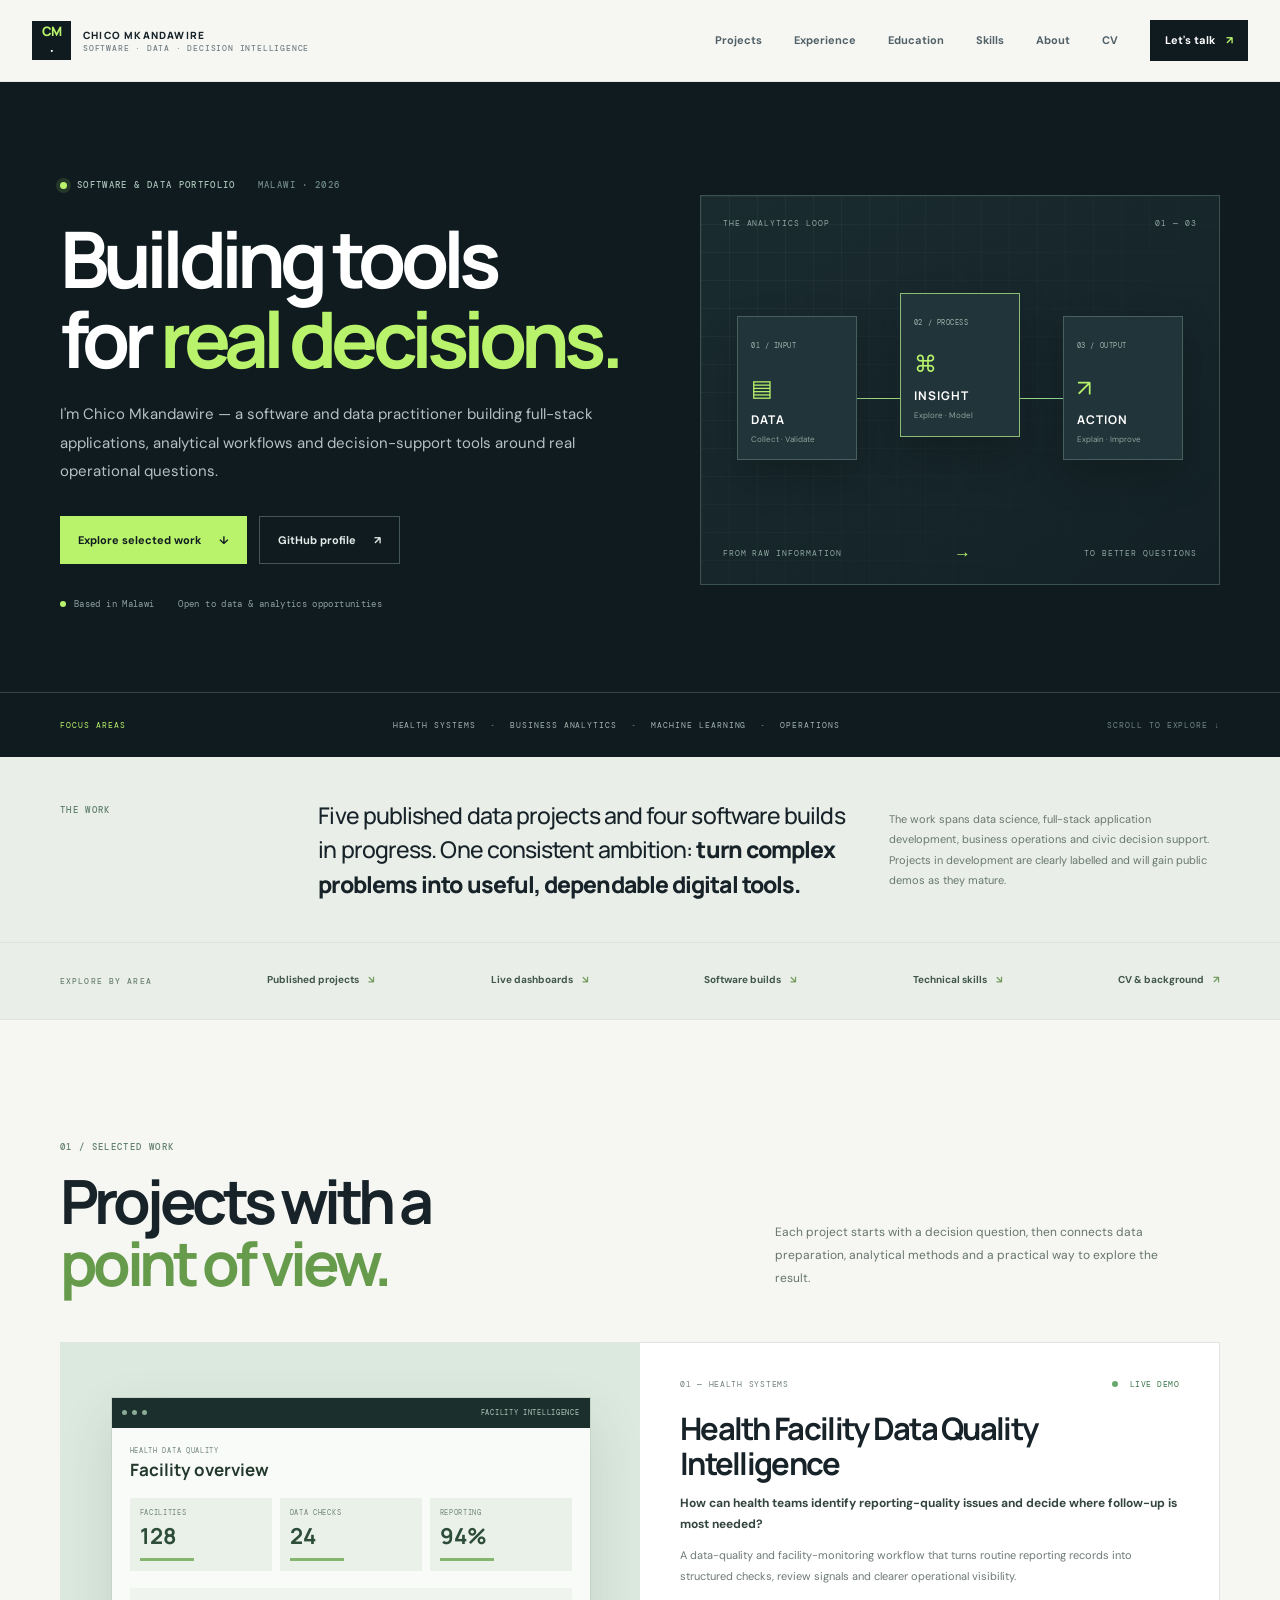
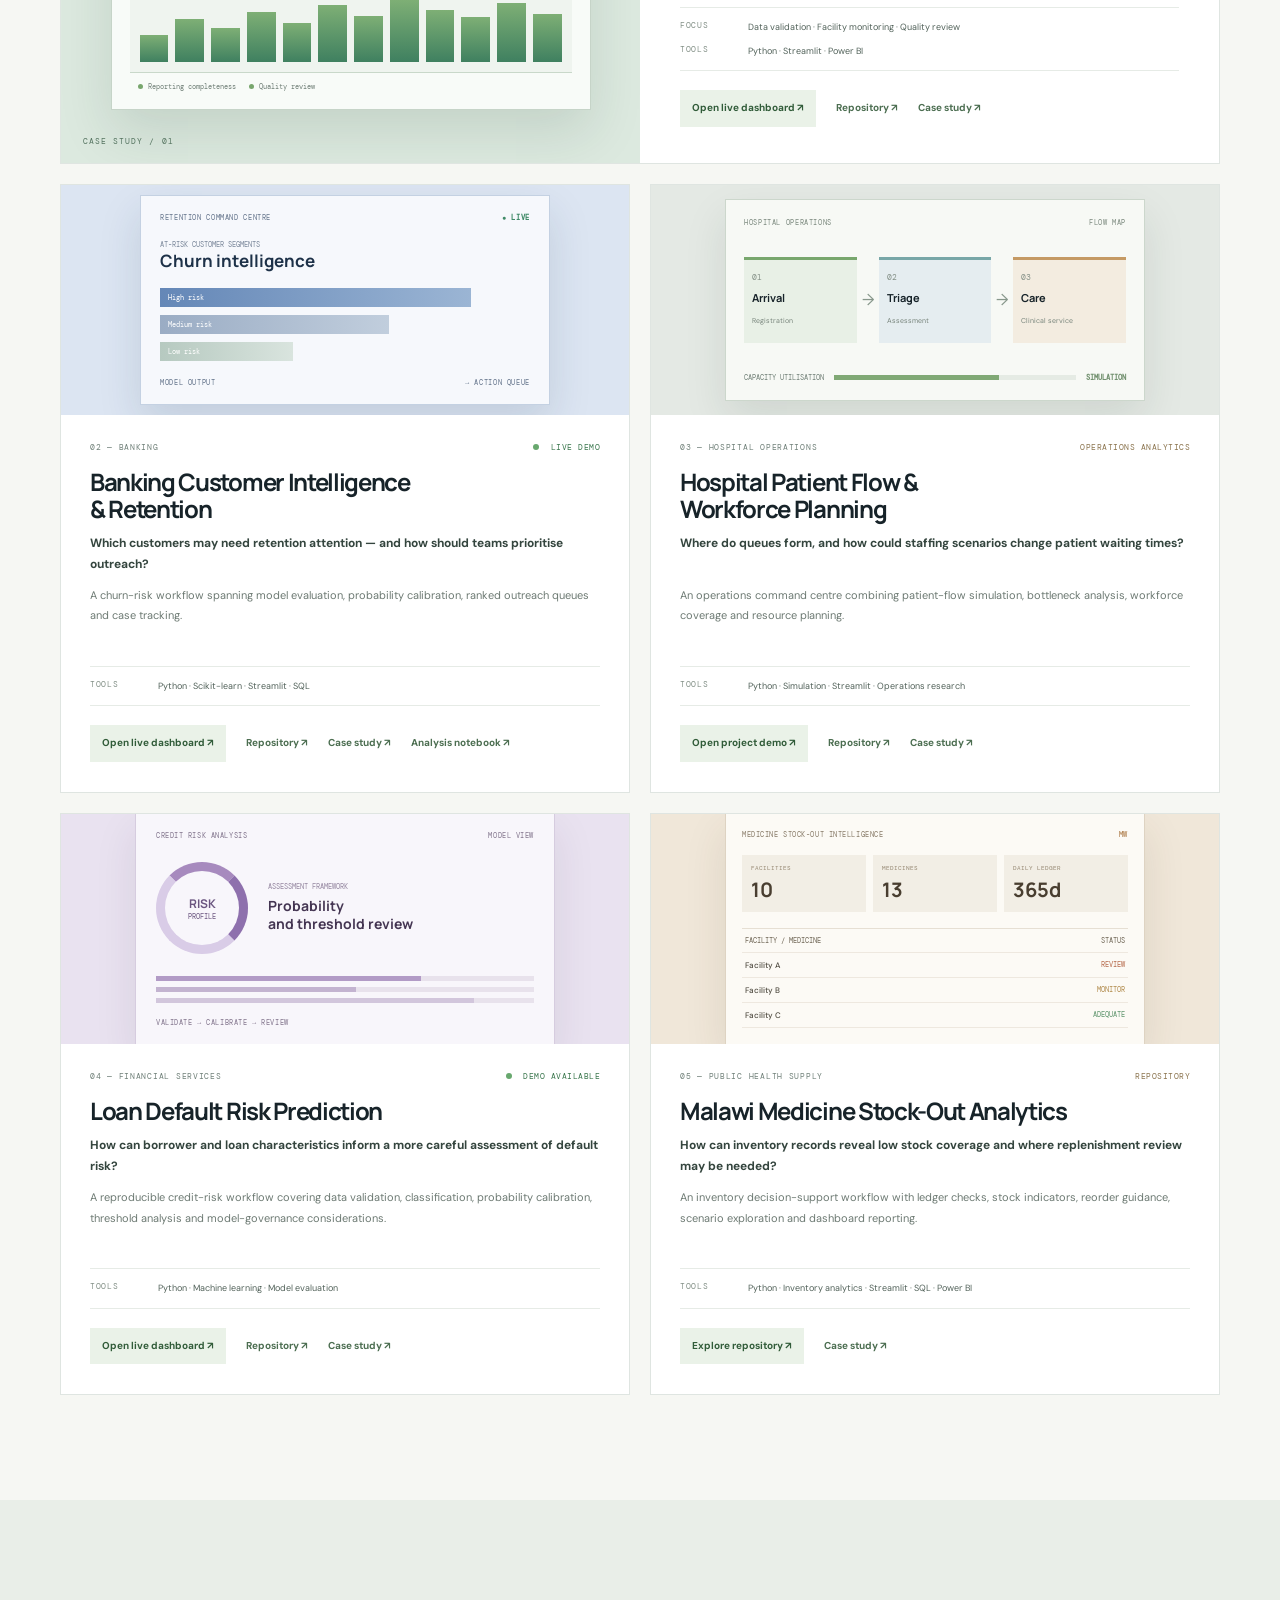
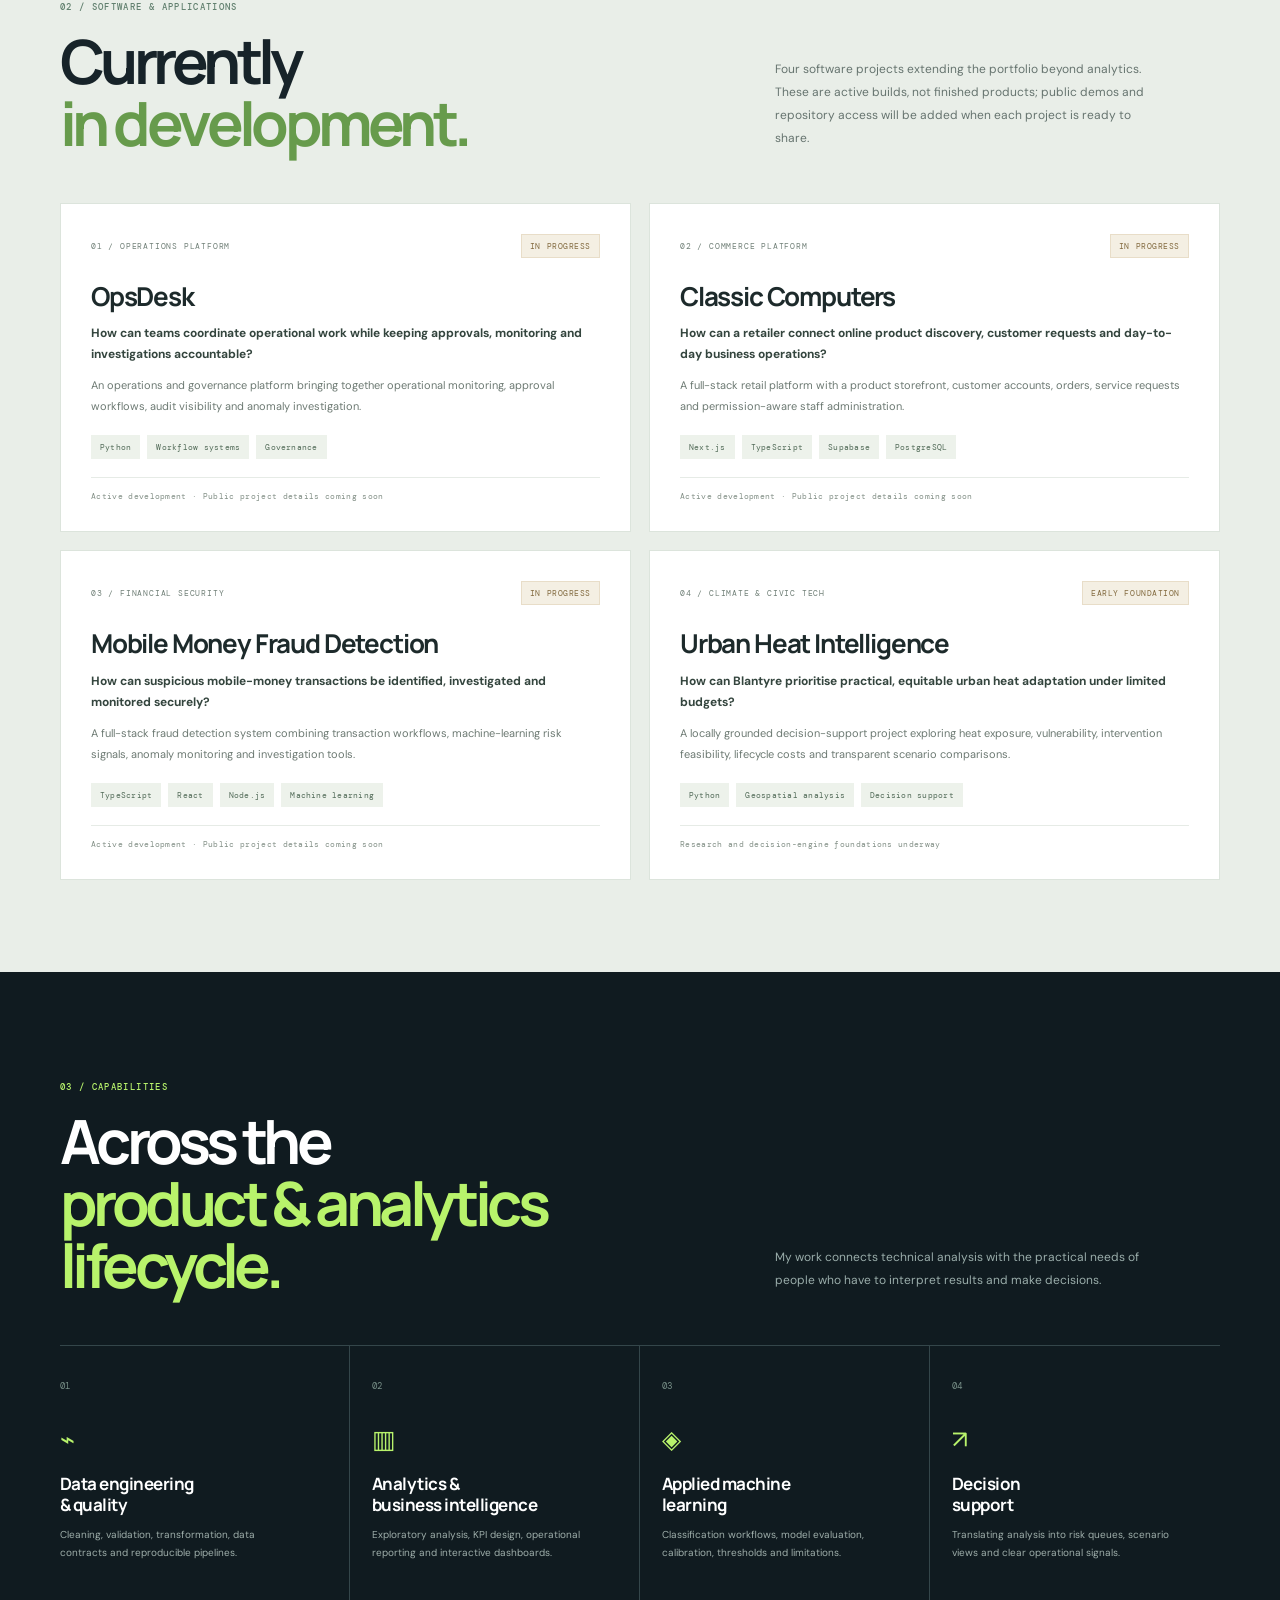
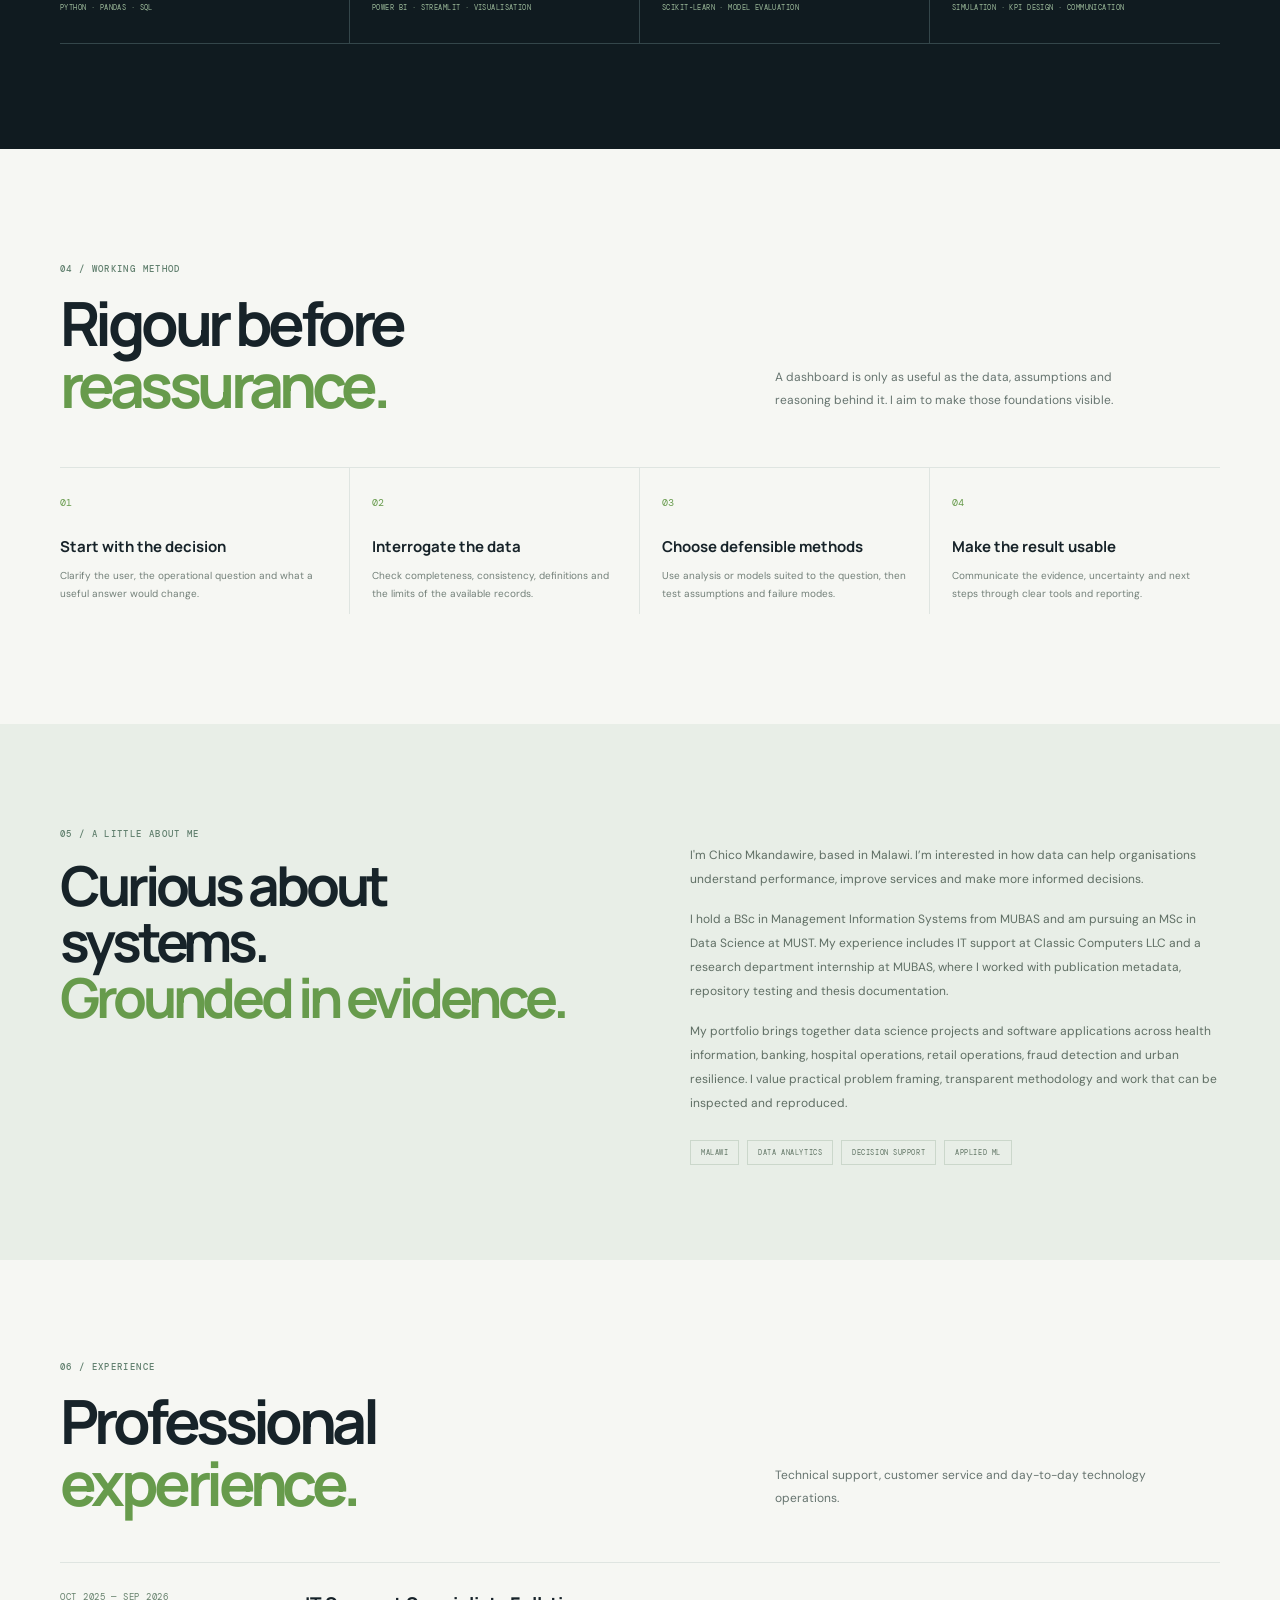
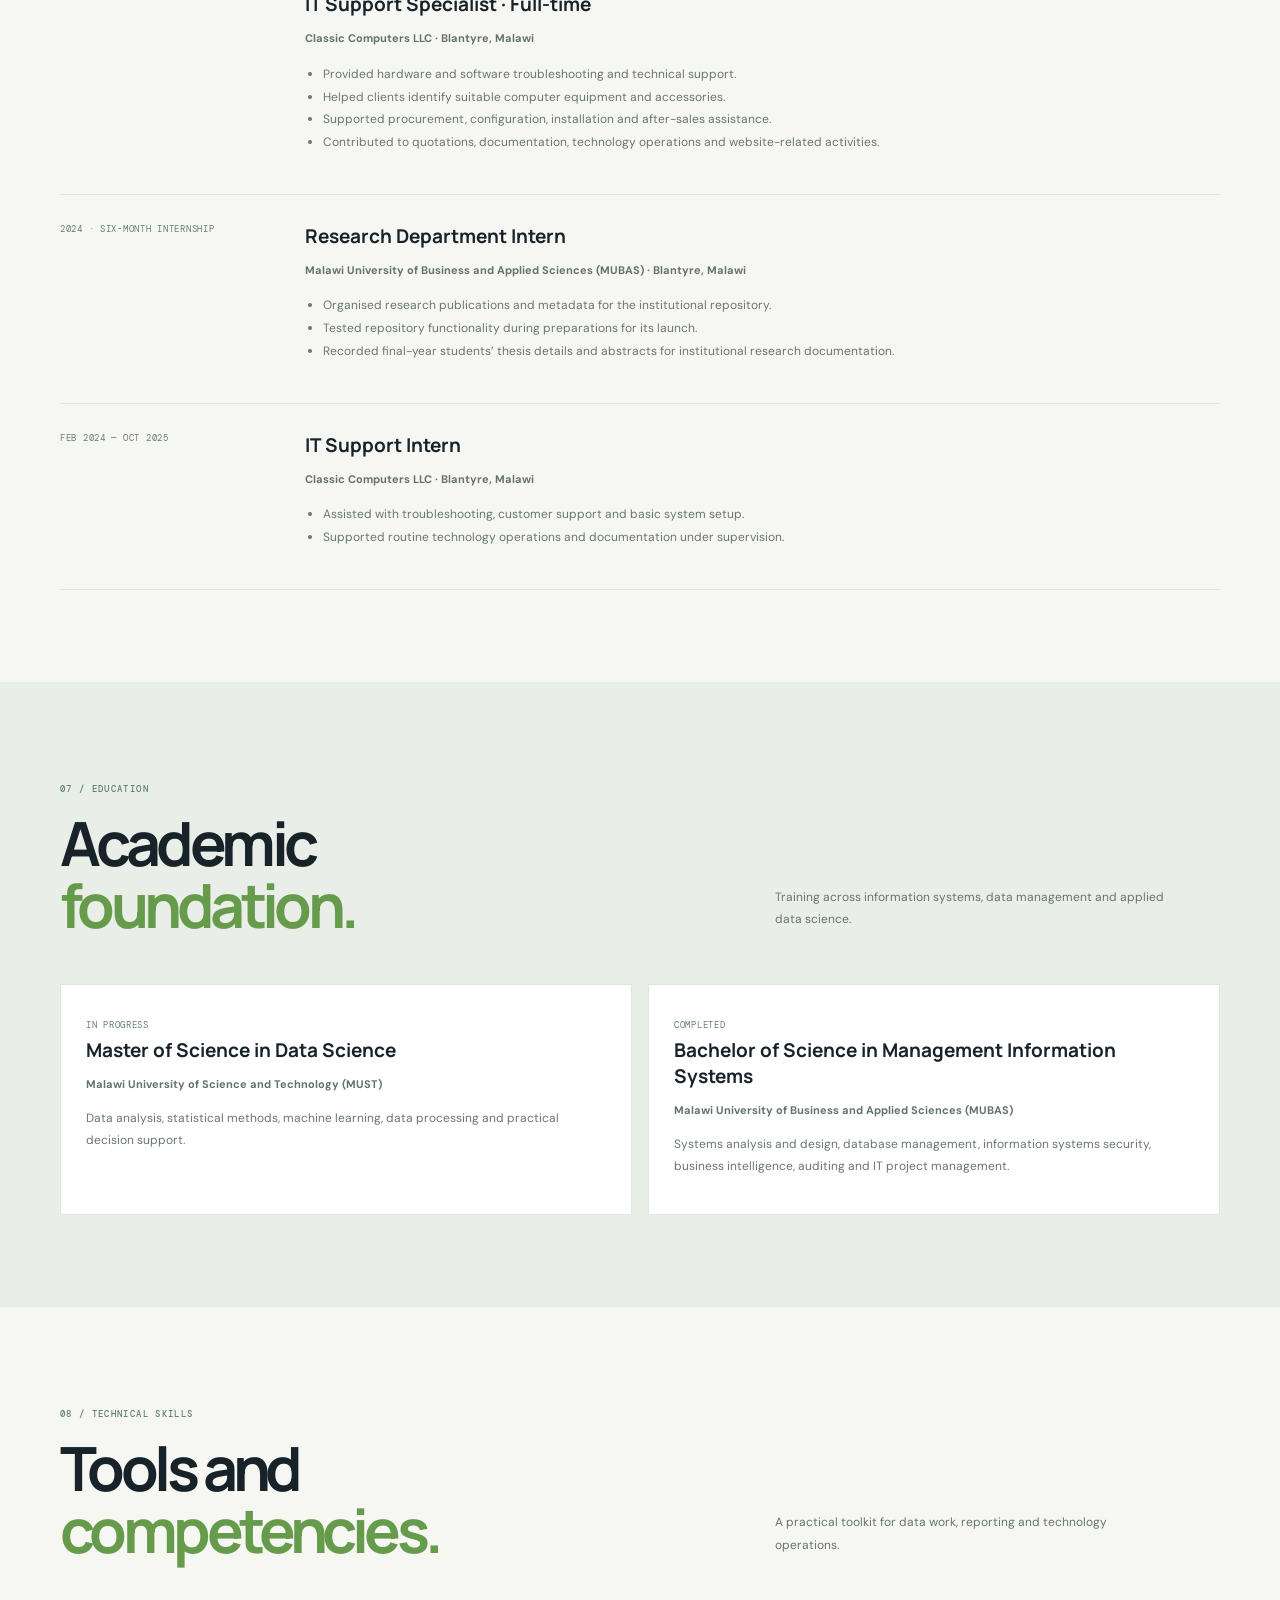
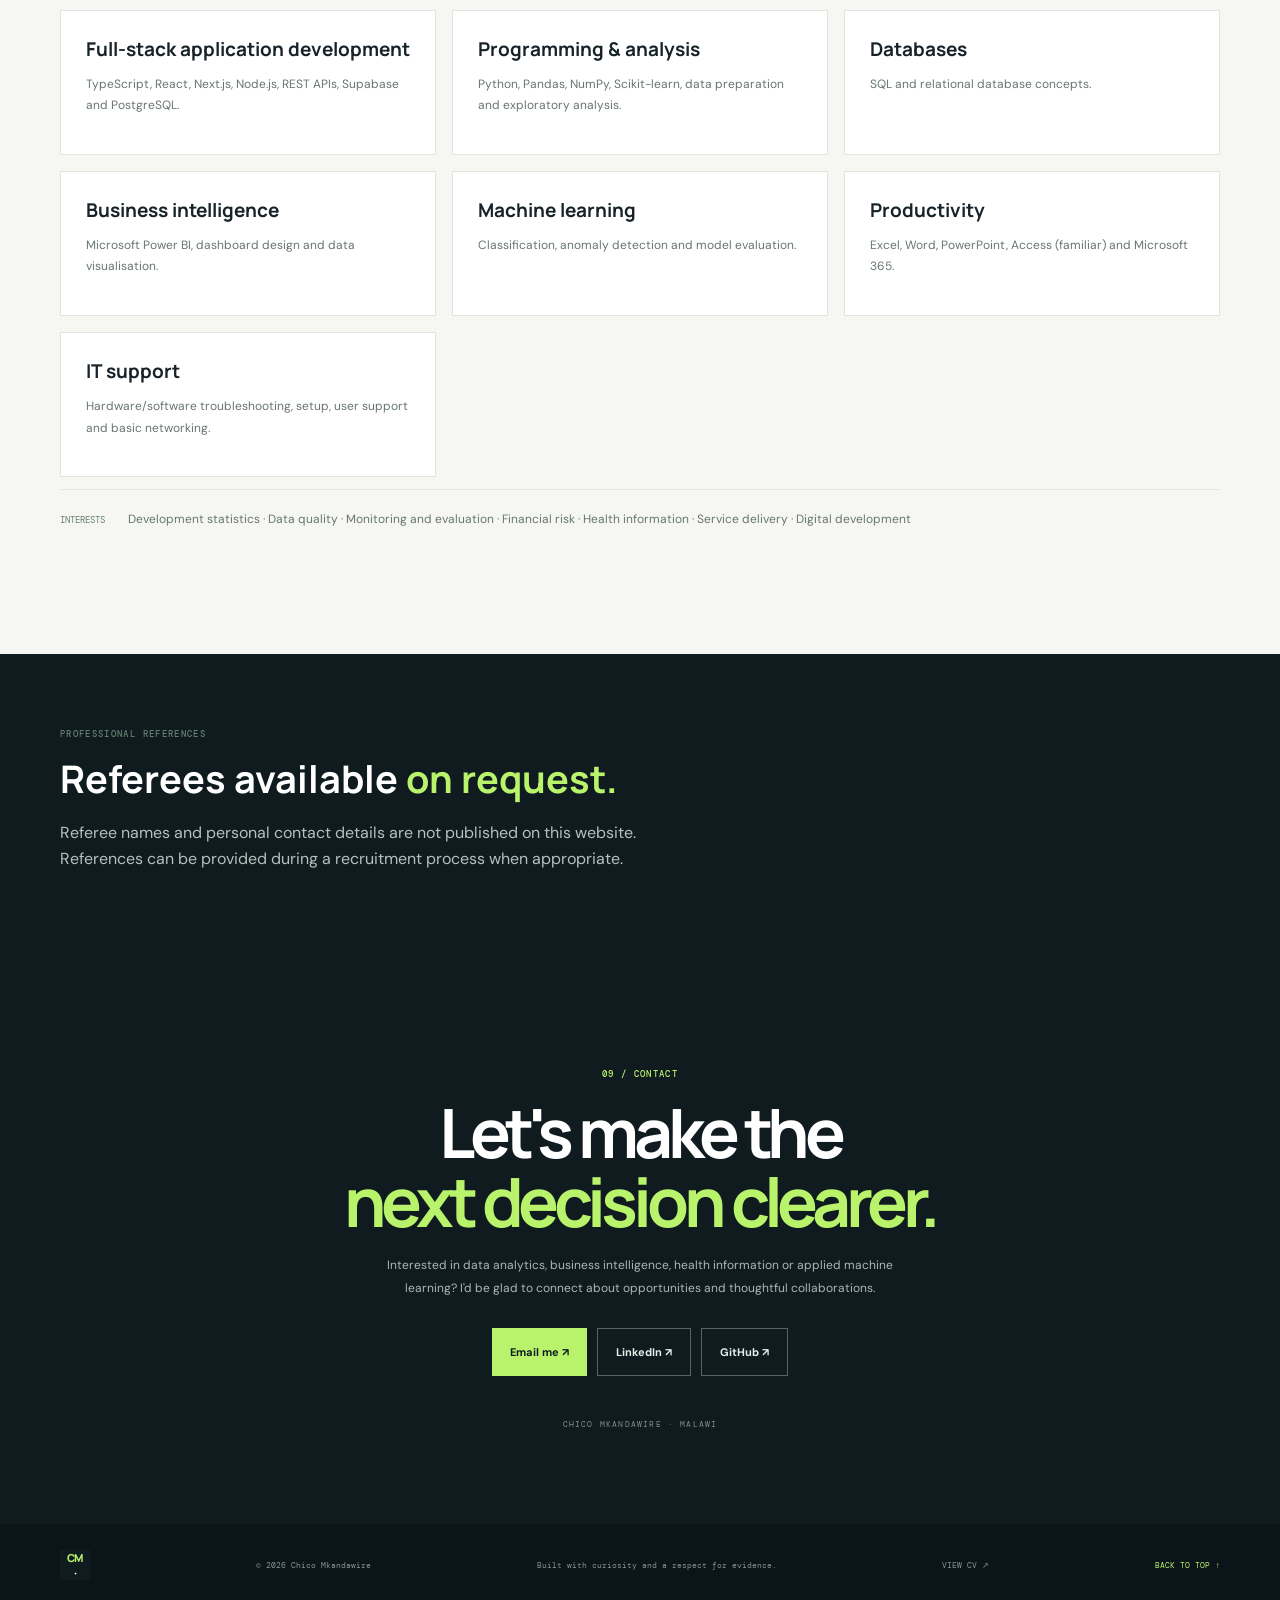
<file: index.html>
<!doctype html>
<html lang="en">
<head>
  <meta charset="utf-8">
  <meta name="viewport" content="width=device-width, initial-scale=1">
  <meta name="robots" content="index,follow">
  <link rel="canonical" href="https://mkandawirechico.github.io/Mywebsite/">
  <meta property="og:url" content="https://mkandawirechico.github.io/Mywebsite/">
  <meta property="og:title" content="Chico Mkandawire — Software, Data & Decision Intelligence">
  <meta property="og:description" content="Chico Mkandawire — software and data portfolio featuring full-stack applications, analytics, machine learning and decision-support projects across business, health, finance and civic technology.">
  <meta property="og:type" content="website">
  <meta name="twitter:card" content="summary">
  <meta name="twitter:title" content="Chico Mkandawire — Software, Data & Decision Intelligence">
  <meta name="twitter:description" content="Chico Mkandawire — software and data portfolio featuring full-stack applications, analytics, machine learning and decision-support projects across business, health, finance and civic technology.">
  <meta name="description" content="Chico Mkandawire — software and data portfolio featuring full-stack applications, analytics, machine learning and decision-support projects across business, health, finance and civic technology.">
  <meta name="theme-color" content="#101820">
  <title>Chico Mkandawire — Software, Data & Decision Intelligence</title>
  <link rel="preconnect" href="https://fonts.googleapis.com">
  <link rel="preconnect" href="https://fonts.gstatic.com" crossorigin>
  <link href="https://fonts.googleapis.com/css2?family=DM+Mono:wght@400;500&family=DM+Sans:wght@400;500;600;700&family=Manrope:wght@400;500;600;700;800&display=swap" rel="stylesheet">
  <link rel="stylesheet" href="styles.css">
</head>
<body>
  <a class="skip-link" href="#main">Skip to content</a>
  <header class="site-header">
    <div class="nav-shell">
      <a class="brand" href="#top" aria-label="Chico Mkandawire home">
        <span class="brand-symbol">CM<span>·</span></span>
        <span class="brand-name">CHICO MKANDAWIRE<small>SOFTWARE · DATA · DECISION INTELLIGENCE</small></span>
      </a>
      <button class="menu-toggle" aria-expanded="false" aria-controls="primary-nav" aria-label="Open navigation"><span></span><span></span></button>
      <nav id="primary-nav" aria-label="Main navigation">
        <a href="#work">Projects</a><a href="#experience">Experience</a><a href="#education">Education</a><a href="#skills">Skills</a><a href="#about">About</a><a href="cv.html">CV</a>
        <a class="nav-contact" href="#contact">Let's talk <span>↗</span></a>
      </nav>
    </div>
  </header>

  <main id="main">
    <section class="hero" id="top">
      <div class="hero-inner">
        <div class="hero-copy">
          <p class="eyebrow"><span class="eyebrow-dot"></span> SOFTWARE & DATA PORTFOLIO <span class="eyebrow-place">MALAWI · 2026</span></p>
          <h1>Building tools<br>for <em>real decisions.</em></h1>
          <p class="hero-lede">I'm Chico Mkandawire — a software and data practitioner building full-stack applications, analytical workflows and decision-support tools around real operational questions.</p>
          <div class="hero-actions">
            <a class="button button-accent" href="#work">Explore selected work <span>↓</span></a>
            <a class="button button-quiet" href="https://github.com/MkandawireChico" target="_blank" rel="noopener noreferrer">GitHub profile <span>↗</span></a>
          </div>
          <div class="hero-meta"><span><i></i> Based in Malawi</span><span>Open to data & analytics opportunities</span></div>
        </div>
        <div class="hero-visual" aria-label="Illustration of a data workflow from source to insight to decision" role="img">
          <div class="visual-top"><span>THE ANALYTICS LOOP</span><span>01 — 03</span></div>
          <div class="visual-grid"></div>
          <div class="flow-line"></div>
          <div class="flow-node node-source"><span class="node-index">01 / INPUT</span><div class="node-icon">▤</div><strong>DATA</strong><small>Collect · Validate</small></div>
          <div class="flow-node node-analysis"><span class="node-index">02 / PROCESS</span><div class="node-icon">⌘</div><strong>INSIGHT</strong><small>Explore · Model</small></div>
          <div class="flow-node node-decision"><span class="node-index">03 / OUTPUT</span><div class="node-icon">↗</div><strong>ACTION</strong><small>Explain · Improve</small></div>
          <div class="visual-foot"><span>FROM RAW INFORMATION</span><span class="visual-arrow">→</span><span>TO BETTER QUESTIONS</span></div>
        </div>
      </div>
      <div class="hero-bottom"><span>FOCUS AREAS</span><div>HEALTH SYSTEMS <b>·</b> BUSINESS ANALYTICS <b>·</b> MACHINE LEARNING <b>·</b> OPERATIONS</div><span class="scroll-cue">SCROLL TO EXPLORE ↓</span></div>
    </section>

    <section class="intro-band">
      <div class="container intro-grid">
        <p class="section-kicker">THE WORK</p>
        <p class="intro-statement">Five published data projects and four software builds in progress. One consistent ambition: <strong>turn complex problems into useful, dependable digital tools.</strong></p>
        <p class="intro-aside">The work spans data science, full-stack application development, business operations and civic decision support. Projects in development are clearly labelled and will gain public demos as they mature.</p>
      </div>
    </section>

    <section class="quick-explore" aria-label="Quick project navigation">
      <div class="container quick-explore-inner">
        <span class="quick-label">EXPLORE BY AREA</span>
        <a href="#work">Published projects <span>↘</span></a>
        <a href="#work">Live dashboards <span>↘</span></a>
        <a href="#software">Software builds <span>↘</span></a>
        <a href="#skills">Technical skills <span>↘</span></a>
        <a href="cv.html">CV & background <span>↗</span></a>
      </div>
    </section>

    <section class="work-section container" id="work">
      <div class="section-head">
        <div><p class="section-kicker">01 / SELECTED WORK</p><h2>Projects with a<br><em>point of view.</em></h2></div>
        <p>Each project starts with a decision question, then connects data preparation, analytical methods and a practical way to explore the result.</p>
      </div>

      <article class="project project-feature">
        <div class="project-visual visual-health">
          <div class="mock-window">
            <div class="mock-bar"><span></span><span></span><span></span><b>FACILITY INTELLIGENCE</b></div>
            <div class="mock-content">
              <div class="mock-heading"><small>HEALTH DATA QUALITY</small><strong>Facility overview</strong></div>
              <div class="mock-kpis"><div><small>FACILITIES</small><b>128</b><i></i></div><div><small>DATA CHECKS</small><b>24</b><i></i></div><div><small>REPORTING</small><b>94%</b><i></i></div></div>
              <div class="mock-chart"><span style="height:42%"></span><span style="height:66%"></span><span style="height:53%"></span><span style="height:78%"></span><span style="height:60%"></span><span style="height:88%"></span><span style="height:72%"></span><span style="height:96%"></span><span style="height:81%"></span><span style="height:69%"></span><span style="height:91%"></span><span style="height:75%"></span></div>
              <div class="mock-legend"><i></i> Reporting completeness <i></i> Quality review</div>
            </div>
          </div>
          <span class="visual-label">CASE STUDY / 01</span>
        </div>
        <div class="project-info">
          <div class="project-meta"><span>01 — HEALTH SYSTEMS</span><span class="live-label"><i></i> LIVE DEMO</span></div>
          <h3>Health Facility Data Quality<br>Intelligence</h3>
          <p class="project-question">How can health teams identify reporting-quality issues and decide where follow-up is most needed?</p>
          <p class="project-description">A data-quality and facility-monitoring workflow that turns routine reporting records into structured checks, review signals and clearer operational visibility.</p>
          <div class="project-details"><div><b>FOCUS</b><span>Data validation · Facility monitoring · Quality review</span></div><div><b>TOOLS</b><span>Python · Streamlit · Power BI</span></div></div>
          <div class="project-actions"><a class="action-primary" href="https://health-facility-data-quality-analysis.streamlit.app/" target="_blank" rel="noopener noreferrer">Open live dashboard ↗</a><a href="https://github.com/MkandawireChico/Health-facility-data-quality-analysis-using-synthetic-data-" target="_blank" rel="noopener noreferrer">Repository ↗</a><a href="case-studies/health-facility-data-quality.html">Case study ↗</a></div>
        </div>
      </article>

      <div class="project-grid">
        <article class="project project-compact">
          <div class="project-visual visual-banking">
            <div class="mini-dashboard">
              <div class="mini-top"><span>RETENTION COMMAND CENTRE</span><b>● LIVE</b></div>
              <div class="mini-score"><small>AT-RISK CUSTOMER SEGMENTS</small><strong>Churn intelligence</strong></div>
              <div class="mini-bars"><span style="width:84%"><i>High risk</i></span><span style="width:62%"><i>Medium risk</i></span><span style="width:36%"><i>Low risk</i></span></div>
              <div class="mini-foot"><span>MODEL OUTPUT</span><span>→ ACTION QUEUE</span></div>
            </div>
          </div>
          <div class="project-info">
            <div class="project-meta"><span>02 — BANKING</span><span class="live-label"><i></i> LIVE DEMO</span></div>
            <h3>Banking Customer Intelligence<br>&amp; Retention</h3>
            <p class="project-question">Which customers may need retention attention — and how should teams prioritise outreach?</p>
            <p class="project-description">A churn-risk workflow spanning model evaluation, probability calibration, ranked outreach queues and case tracking.</p>
            <div class="project-details"><div><b>TOOLS</b><span>Python · Scikit-learn · Streamlit · SQL</span></div></div>
            <div class="project-actions"><a class="action-primary" href="https://banking-customer-churn-command-centre.streamlit.app/" target="_blank" rel="noopener noreferrer">Open live dashboard ↗</a><a href="https://github.com/MkandawireChico/-Banking-Customer-Churn-Analysis-and-Prediction" target="_blank" rel="noopener noreferrer">Repository ↗</a><a href="case-studies/banking-customer-churn.html">Case study ↗</a><a href="https://colab.research.google.com/github/MkandawireChico/-Banking-Customer-Churn-Analysis-and-Prediction/blob/main/notebooks/customer_churn_analysis.ipynb" target="_blank" rel="noopener noreferrer">Analysis notebook ↗</a></div>
          </div>
        </article>

        <article class="project project-compact">
          <div class="project-visual visual-hospital">
            <div class="flow-board">
              <div class="flow-board-head"><span>HOSPITAL OPERATIONS</span><span>FLOW MAP</span></div>
              <div class="flow-stages"><div><b>01</b><strong>Arrival</strong><small>Registration</small></div><i>→</i><div><b>02</b><strong>Triage</strong><small>Assessment</small></div><i>→</i><div><b>03</b><strong>Care</strong><small>Clinical service</small></div></div>
              <div class="flow-load"><span>CAPACITY UTILISATION</span><div><i></i></div><b>SIMULATION</b></div>
            </div>
          </div>
          <div class="project-info">
            <div class="project-meta"><span>03 — HOSPITAL OPERATIONS</span><span class="build-label">OPERATIONS ANALYTICS</span></div>
            <h3>Hospital Patient Flow &amp;<br>Workforce Planning</h3>
            <p class="project-question">Where do queues form, and how could staffing scenarios change patient waiting times?</p>
            <p class="project-description">An operations command centre combining patient-flow simulation, bottleneck analysis, workforce coverage and resource planning.</p>
            <div class="project-details"><div><b>TOOLS</b><span>Python · Simulation · Streamlit · Operations research</span></div></div>
            <div class="project-actions"><a class="action-primary" href="https://hospital-operations-command-centre.streamlit.app/" target="_blank" rel="noopener noreferrer">Open project demo ↗</a><a href="https://github.com/MkandawireChico/Hospital-Patient-Flow-Analysis" target="_blank" rel="noopener noreferrer">Repository ↗</a><a href="case-studies/hospital-patient-flow.html">Case study ↗</a></div>
          </div>
        </article>

        <article class="project project-compact">
          <div class="project-visual visual-credit">
            <div class="risk-card">
              <div class="risk-head"><span>CREDIT RISK ANALYSIS</span><span>MODEL VIEW</span></div>
              <div class="risk-gauge"><div class="gauge-ring"><b>RISK</b><small>PROFILE</small></div><div><small>ASSESSMENT FRAMEWORK</small><strong>Probability<br>and threshold review</strong></div></div>
              <div class="risk-lines"><i></i><i></i><i></i></div>
              <div class="risk-foot">VALIDATE → CALIBRATE → REVIEW</div>
            </div>
          </div>
          <div class="project-info">
            <div class="project-meta"><span>04 — FINANCIAL SERVICES</span><span class="live-label"><i></i> DEMO AVAILABLE</span></div>
            <h3>Loan Default Risk Prediction</h3>
            <p class="project-question">How can borrower and loan characteristics inform a more careful assessment of default risk?</p>
            <p class="project-description">A reproducible credit-risk workflow covering data validation, classification, probability calibration, threshold analysis and model-governance considerations.</p>
            <div class="project-details"><div><b>TOOLS</b><span>Python · Machine learning · Model evaluation</span></div></div>
            <div class="project-actions"><a class="action-primary" href="https://loan-default-risk-malawi.streamlit.app/" target="_blank" rel="noopener noreferrer">Open live dashboard ↗</a><a href="https://github.com/MkandawireChico/Loan-Default-Risk-Prediction" target="_blank" rel="noopener noreferrer">Repository ↗</a><a href="case-studies/loan-default-risk.html">Case study ↗</a></div>
          </div>
        </article>

        <article class="project project-compact">
          <div class="project-visual visual-medicine">
            <div class="stock-screen">
              <div class="stock-head"><span>MEDICINE STOCK-OUT INTELLIGENCE</span><span>MW</span></div>
              <div class="stock-metrics"><div><small>FACILITIES</small><b>10</b></div><div><small>MEDICINES</small><b>13</b></div><div><small>DAILY LEDGER</small><b>365d</b></div></div>
              <div class="stock-table"><div><span>FACILITY / MEDICINE</span><span>STATUS</span></div><p><b>Facility A</b><i class="risk-high">REVIEW</i></p><p><b>Facility B</b><i class="risk-mid">MONITOR</i></p><p><b>Facility C</b><i class="risk-good">ADEQUATE</i></p></div>
            </div>
          </div>
          <div class="project-info">
            <div class="project-meta"><span>05 — PUBLIC HEALTH SUPPLY</span><span class="build-label">REPOSITORY</span></div>
            <h3>Malawi Medicine Stock-Out Analytics</h3>
            <p class="project-question">How can inventory records reveal low stock coverage and where replenishment review may be needed?</p>
            <p class="project-description">An inventory decision-support workflow with ledger checks, stock indicators, reorder guidance, scenario exploration and dashboard reporting.</p>
            <div class="project-details"><div><b>TOOLS</b><span>Python · Inventory analytics · Streamlit · SQL · Power BI</span></div></div>
            <div class="project-actions"><a class="action-primary" href="https://github.com/MkandawireChico/malawi-medicine-stockout-analysis" target="_blank" rel="noopener noreferrer">Explore repository ↗</a><a href="case-studies/malawi-medicine-stockout.html">Case study ↗</a></div>
          </div>
        </article>
      </div>
    </section>

    <section class="in-progress-section" id="software">
      <div class="container">
        <div class="section-head">
          <div><p class="section-kicker">02 / SOFTWARE & APPLICATIONS</p><h2>Currently<br><em>in development.</em></h2></div>
          <p>Four software projects extending the portfolio beyond analytics. These are active builds, not finished products; public demos and repository access will be added when each project is ready to share.</p>
        </div>
        <div class="progress-grid">
          <article class="progress-card">
            <div class="progress-card-top"><span class="progress-index">01 / OPERATIONS PLATFORM</span><span class="progress-status">IN PROGRESS</span></div>
            <h3>OpsDesk</h3>
            <p class="progress-question">How can teams coordinate operational work while keeping approvals, monitoring and investigations accountable?</p>
            <p class="progress-description">An operations and governance platform bringing together operational monitoring, approval workflows, audit visibility and anomaly investigation.</p>
            <div class="progress-tags"><span>Python</span><span>Workflow systems</span><span>Governance</span></div>
            <p class="progress-note">Active development · Public project details coming soon</p>
          </article>
          <article class="progress-card">
            <div class="progress-card-top"><span class="progress-index">02 / COMMERCE PLATFORM</span><span class="progress-status">IN PROGRESS</span></div>
            <h3>Classic Computers</h3>
            <p class="progress-question">How can a retailer connect online product discovery, customer requests and day-to-day business operations?</p>
            <p class="progress-description">A full-stack retail platform with a product storefront, customer accounts, orders, service requests and permission-aware staff administration.</p>
            <div class="progress-tags"><span>Next.js</span><span>TypeScript</span><span>Supabase</span><span>PostgreSQL</span></div>
            <p class="progress-note">Active development · Public project details coming soon</p>
          </article>
          <article class="progress-card">
            <div class="progress-card-top"><span class="progress-index">03 / FINANCIAL SECURITY</span><span class="progress-status">IN PROGRESS</span></div>
            <h3>Mobile Money Fraud Detection</h3>
            <p class="progress-question">How can suspicious mobile-money transactions be identified, investigated and monitored securely?</p>
            <p class="progress-description">A full-stack fraud detection system combining transaction workflows, machine-learning risk signals, anomaly monitoring and investigation tools.</p>
            <div class="progress-tags"><span>TypeScript</span><span>React</span><span>Node.js</span><span>Machine learning</span></div>
            <p class="progress-note">Active development · Public project details coming soon</p>
          </article>
          <article class="progress-card">
            <div class="progress-card-top"><span class="progress-index">04 / CLIMATE & CIVIC TECH</span><span class="progress-status">EARLY FOUNDATION</span></div>
            <h3>Urban Heat Intelligence</h3>
            <p class="progress-question">How can Blantyre prioritise practical, equitable urban heat adaptation under limited budgets?</p>
            <p class="progress-description">A locally grounded decision-support project exploring heat exposure, vulnerability, intervention feasibility, lifecycle costs and transparent scenario comparisons.</p>
            <div class="progress-tags"><span>Python</span><span>Geospatial analysis</span><span>Decision support</span></div>
            <p class="progress-note">Research and decision-engine foundations underway</p>
          </article>
        </div>
      </div>
    </section>

    <section class="capabilities-section" id="capabilities">
      <div class="container">
        <div class="section-head light-head"><div><p class="section-kicker">03 / CAPABILITIES</p><h2>Across the<br><em>product & analytics lifecycle.</em></h2></div><p>My work connects technical analysis with the practical needs of people who have to interpret results and make decisions.</p></div>
        <div class="capability-grid">
          <article><span>01</span><div class="cap-icon">⌁</div><h3>Data engineering<br>& quality</h3><p>Cleaning, validation, transformation, data contracts and reproducible pipelines.</p><small>PYTHON · PANDAS · SQL</small></article>
          <article><span>02</span><div class="cap-icon">▥</div><h3>Analytics &<br>business intelligence</h3><p>Exploratory analysis, KPI design, operational reporting and interactive dashboards.</p><small>POWER BI · STREAMLIT · VISUALISATION</small></article>
          <article><span>03</span><div class="cap-icon">◈</div><h3>Applied machine<br>learning</h3><p>Classification workflows, model evaluation, calibration, thresholds and limitations.</p><small>SCIKIT-LEARN · MODEL EVALUATION</small></article>
          <article><span>04</span><div class="cap-icon">↗</div><h3>Decision<br>support</h3><p>Translating analysis into risk queues, scenario views and clear operational signals.</p><small>SIMULATION · KPI DESIGN · COMMUNICATION</small></article>
        </div>
      </div>
    </section>

    <section class="method-section container" id="method">
      <div class="section-head"><div><p class="section-kicker">04 / WORKING METHOD</p><h2>Rigour before<br><em>reassurance.</em></h2></div><p>A dashboard is only as useful as the data, assumptions and reasoning behind it. I aim to make those foundations visible.</p></div>
      <div class="method-steps">
        <article><span>01</span><div><h3>Start with the decision</h3><p>Clarify the user, the operational question and what a useful answer would change.</p></div></article>
        <article><span>02</span><div><h3>Interrogate the data</h3><p>Check completeness, consistency, definitions and the limits of the available records.</p></div></article>
        <article><span>03</span><div><h3>Choose defensible methods</h3><p>Use analysis or models suited to the question, then test assumptions and failure modes.</p></div></article>
        <article><span>04</span><div><h3>Make the result usable</h3><p>Communicate the evidence, uncertainty and next steps through clear tools and reporting.</p></div></article>
      </div>
    </section>

    <section class="about-section" id="about">
      <div class="container about-grid">
        <div><p class="section-kicker">05 / A LITTLE ABOUT ME</p><h2>Curious about systems.<br><em>Grounded in evidence.</em></h2></div>
        <div class="about-copy"><p>I'm Chico Mkandawire, based in Malawi. I’m interested in how data can help organisations understand performance, improve services and make more informed decisions.</p><p>I hold a BSc in Management Information Systems from MUBAS and am pursuing an MSc in Data Science at MUST. My experience includes IT support at Classic Computers LLC and a research department internship at MUBAS, where I worked with publication metadata, repository testing and thesis documentation.</p><p>My portfolio brings together data science projects and software applications across health information, banking, hospital operations, retail operations, fraud detection and urban resilience. I value practical problem framing, transparent methodology and work that can be inspected and reproduced.</p><div class="about-tags"><span>MALAWI</span><span>DATA ANALYTICS</span><span>DECISION SUPPORT</span><span>APPLIED ML</span></div></div>
      </div>
    </section>

    <section class="profile-section" id="experience"><div class="container"><div class="section-head"><div><p class="section-kicker">06 / EXPERIENCE</p><h2>Professional<br><em>experience.</em></h2></div><p>Technical support, customer service and day-to-day technology operations.</p></div><div class="timeline"><article><time>OCT 2025 — SEP 2026</time><div><h3>IT Support Specialist · Full-time</h3><b>Classic Computers LLC · Blantyre, Malawi</b><ul><li>Provided hardware and software troubleshooting and technical support.</li><li>Helped clients identify suitable computer equipment and accessories.</li><li>Supported procurement, configuration, installation and after-sales assistance.</li><li>Contributed to quotations, documentation, technology operations and website-related activities.</li></ul></div></article><article><time>2024 · SIX-MONTH INTERNSHIP</time><div><h3>Research Department Intern</h3><b>Malawi University of Business and Applied Sciences (MUBAS) · Blantyre, Malawi</b><ul><li>Organised research publications and metadata for the institutional repository.</li><li>Tested repository functionality during preparations for its launch.</li><li>Recorded final-year students’ thesis details and abstracts for institutional research documentation.</li></ul></div></article><article><time>FEB 2024 — OCT 2025</time><div><h3>IT Support Intern</h3><b>Classic Computers LLC · Blantyre, Malawi</b><ul><li>Assisted with troubleshooting, customer support and basic system setup.</li><li>Supported routine technology operations and documentation under supervision.</li></ul></div></article></div></div></section>
<section class="profile-section profile-alt" id="education"><div class="container"><div class="section-head"><div><p class="section-kicker">07 / EDUCATION</p><h2>Academic<br><em>foundation.</em></h2></div><p>Training across information systems, data management and applied data science.</p></div><div class="education-grid"><article><small>IN PROGRESS</small><h3>Master of Science in Data Science</h3><b>Malawi University of Science and Technology (MUST)</b><p>Data analysis, statistical methods, machine learning, data processing and practical decision support.</p></article><article><small>COMPLETED</small><h3>Bachelor of Science in Management Information Systems</h3><b>Malawi University of Business and Applied Sciences (MUBAS)</b><p>Systems analysis and design, database management, information systems security, business intelligence, auditing and IT project management.</p></article></div></div></section>
<section class="profile-section" id="skills"><div class="container"><div class="section-head"><div><p class="section-kicker">08 / TECHNICAL SKILLS</p><h2>Tools and<br><em>competencies.</em></h2></div><p>A practical toolkit for data work, reporting and technology operations.</p></div><div class="skills-grid"><article><h3>Full-stack application development</h3><p>TypeScript, React, Next.js, Node.js, REST APIs, Supabase and PostgreSQL.</p></article><article><h3>Programming & analysis</h3><p>Python, Pandas, NumPy, Scikit-learn, data preparation and exploratory analysis.</p></article><article><h3>Databases</h3><p>SQL and relational database concepts.</p></article><article><h3>Business intelligence</h3><p>Microsoft Power BI, dashboard design and data visualisation.</p></article><article><h3>Machine learning</h3><p>Classification, anomaly detection and model evaluation.</p></article><article><h3>Productivity</h3><p>Excel, Word, PowerPoint, Access (familiar) and Microsoft 365.</p></article><article><h3>IT support</h3><p>Hardware/software troubleshooting, setup, user support and basic networking.</p></article></div><p class="interest-line"><b>INTERESTS</b> Development statistics · Data quality · Monitoring and evaluation · Financial risk · Health information · Service delivery · Digital development</p></div></section>
<section class="references-band"><div class="container"><p class="section-kicker">PROFESSIONAL REFERENCES</p><h2>Referees available <em>on request.</em></h2><p>Referee names and personal contact details are not published on this website. References can be provided during a recruitment process when appropriate.</p></div></section>
<section class="contact-section" id="contact">
      <div class="container contact-inner">
        <p class="section-kicker">09 / CONTACT</p><h2>Let's make the<br><em>next decision clearer.</em></h2>
        <p>Interested in data analytics, business intelligence, health information or applied machine learning? I'd be glad to connect about opportunities and thoughtful collaborations.</p>
        <div class="contact-actions"><a class="button button-accent" href="mailto:chicomkandawire0@gmail.com">Email me ↗</a><a class="button button-outline" href="https://www.linkedin.com/in/chicomkandawire" target="_blank" rel="noopener noreferrer">LinkedIn ↗</a><a class="button button-outline" href="https://github.com/MkandawireChico" target="_blank" rel="noopener noreferrer">GitHub ↗</a></div>
        <span class="contact-location">CHICO MKANDAWIRE · MALAWI</span>
      </div>
    </section>
  </main>

  <footer class="site-footer"><div class="container footer-inner"><a class="footer-brand" href="#top">CM<span>·</span></a><span>© <span id="year">2026</span> Chico Mkandawire</span><span>Built with curiosity and a respect for evidence.</span><a href="cv.html">VIEW CV ↗</a><a href="#top">BACK TO TOP ↑</a></div></footer>
  <script>
    document.getElementById('year').textContent = new Date().getFullYear();
    const toggle = document.querySelector('.menu-toggle');
    const nav = document.getElementById('primary-nav');
    toggle.addEventListener('click', () => {
      const open = toggle.getAttribute('aria-expanded') === 'true';
      toggle.setAttribute('aria-expanded', String(!open));
      toggle.setAttribute('aria-label', open ? 'Open navigation' : 'Close navigation');
      nav.classList.toggle('nav-open', !open);
    });
    nav.querySelectorAll('a').forEach(link => link.addEventListener('click', () => {
      nav.classList.remove('nav-open');
      toggle.setAttribute('aria-expanded', 'false');
      toggle.setAttribute('aria-label', 'Open navigation');
    }));
  </script>
</body>
</html>
</file>
<file: styles.css>
:root{
  --ink:#172329;--ink-soft:#415158;--muted:#758287;--paper:#f6f7f3;--white:#fff;
  --dark:#101b20;--dark-2:#17272d;--line:#dfe5e1;--line-dark:#34464a;
  --mint:#b8f36b;--mint-deep:#8ecb43;--cyan:#83d6cf;--orange:#e7a56d;
  --font-head:"Manrope",sans-serif;--font-body:"DM Sans",sans-serif;--mono:"DM Mono",monospace;
}
*{box-sizing:border-box}
html{scroll-behavior:smooth;scroll-padding-top:90px}
body{margin:0;background:var(--paper);color:var(--ink);font-family:var(--font-body);line-height:1.65;-webkit-font-smoothing:antialiased}
a{color:inherit;text-decoration:none}
button,a{-webkit-tap-highlight-color:transparent}
a:focus-visible,button:focus-visible{outline:3px solid var(--mint-deep);outline-offset:4px}
.container{width:min(1160px,calc(100% - 64px));margin-inline:auto}
.skip-link{position:absolute;left:16px;top:-60px;background:var(--mint);color:var(--dark);padding:10px 14px;z-index:100}
.skip-link:focus{top:12px}
.site-header{height:82px;position:sticky;top:0;z-index:50;background:#f6f7f3ed;border-bottom:1px solid #dfe5e1c9;backdrop-filter:blur(18px)}
.nav-shell{width:min(1280px,calc(100% - 64px));height:100%;margin:auto;display:flex;align-items:center;justify-content:space-between}
.brand{display:flex;align-items:center;gap:12px}
.brand-symbol,.footer-brand{width:39px;height:39px;display:grid;place-items:center;background:var(--dark);color:var(--mint);font:800 13px var(--font-head);letter-spacing:-.06em}
.brand-symbol span,.footer-brand span{color:var(--white)}
.brand-name{font:800 10px var(--font-head);letter-spacing:.12em;line-height:1.5}
.brand-name small{display:block;color:var(--muted);font:500 8px var(--mono);letter-spacing:.1em}
.site-header nav{display:flex;align-items:center;gap:32px;font-size:11px;font-weight:700;color:#526168}
.site-header nav>a:not(.nav-contact):hover{color:#43834c}
.nav-contact{padding:11px 15px;background:var(--dark);color:white}
.nav-contact span{color:var(--mint);margin-left:8px}
.menu-toggle{display:none}
.hero{background:var(--dark);color:#fff;position:relative;overflow:hidden}
.hero-inner{width:min(1160px,calc(100% - 64px));min-height:610px;margin:auto;display:grid;grid-template-columns:1.04fr .96fr;align-items:center;gap:76px;padding:80px 0 74px}
.eyebrow,.section-kicker{font:500 9px var(--mono);letter-spacing:.15em;color:#62806f}
.hero .eyebrow{color:#a6c0b5;display:flex;align-items:center;gap:10px}
.eyebrow-dot{width:7px;height:7px;background:var(--mint);border-radius:50%;box-shadow:0 0 0 4px #b8f36b20}
.eyebrow-place{margin-left:12px;color:#6e8985}
.hero h1,.section-head h2,.about-grid h2,.contact-inner h2{font:700 clamp(52px,6.1vw,82px)/1.02 var(--font-head);letter-spacing:-.075em;margin:28px 0 22px}
.hero h1 em,.section-head h2 em,.about-grid h2 em,.contact-inner h2 em{font-style:normal;color:var(--mint)}
.hero-lede{max-width:540px;color:#b4c1c0;font-size:15px;line-height:1.9}
.hero-actions{display:flex;align-items:center;gap:12px;margin-top:30px}
.button{min-height:48px;display:inline-flex;align-items:center;justify-content:center;gap:18px;padding:0 18px;font-size:11px;font-weight:700;transition:transform .2s,background .2s,border-color .2s}
.button:hover{transform:translateY(-2px)}
.button-accent{background:var(--mint);color:var(--dark)}
.button-accent:hover{background:#c9ff86}
.button-quiet{border:1px solid #43565a;color:#e3ebe8}
.button-quiet:hover{border-color:var(--mint)}
.hero-meta{display:flex;gap:24px;margin-top:34px;color:#8ea19e;font:9px var(--mono);letter-spacing:.04em}
.hero-meta span:first-child{display:flex;align-items:center;gap:8px}
.hero-meta i{width:6px;height:6px;border-radius:50%;background:var(--mint)}
.hero-visual{height:390px;position:relative;border:1px solid #3b5051;background:linear-gradient(145deg,#1a2b30,#132126);padding:22px;overflow:hidden}
.visual-top,.visual-foot{position:relative;z-index:2;display:flex;justify-content:space-between;color:#8da5a0;font:8px var(--mono);letter-spacing:.12em}
.visual-grid{position:absolute;inset:0;background-image:linear-gradient(#d6e9e50c 1px,transparent 1px),linear-gradient(90deg,#d6e9e50c 1px,transparent 1px);background-size:28px 28px;mask-image:linear-gradient(130deg,#000,transparent 90%)}
.flow-line{position:absolute;left:14%;right:14%;top:52%;height:1px;background:linear-gradient(90deg,#8ac5a3,#b8f36b,#78cfc5)}
.flow-node{position:absolute;top:31%;width:120px;min-height:138px;padding:13px;background:#213439;border:1px solid #48605d;box-shadow:0 16px 36px #0003}
.node-source{left:7%}.node-analysis{left:calc(50% - 60px);top:25%;border-color:#8bbd77}.node-decision{right:7%}
.node-index{font:7px var(--mono);color:#9db5ad;letter-spacing:.08em}
.node-icon{font-size:23px;color:var(--mint);margin:13px 0 3px}
.flow-node strong{display:block;font:700 12px var(--font-head);letter-spacing:.08em}
.flow-node small{display:block;color:#8fa29d;font-size:8px;margin-top:5px}
.visual-foot{position:absolute;bottom:20px;left:22px;right:22px;align-items:center}
.visual-arrow{font-size:17px;color:var(--mint)}
.hero-bottom{min-height:65px;border-top:1px solid #334448;display:flex;align-items:center;justify-content:space-between;padding:0 max(32px,calc((100vw - 1160px)/2));gap:18px;color:#a1b2ad;font:8px var(--mono);letter-spacing:.12em}
.hero-bottom>span:first-child{color:var(--mint)}
.hero-bottom b{color:#617b72;margin:0 8px}
.scroll-cue{color:#708781}
.intro-band{background:#e9eee8;border-bottom:1px solid #dce4dc}
.intro-grid{min-height:185px;display:grid;grid-template-columns:.55fr 1.35fr .85fr;align-items:center;gap:44px}
.intro-grid .section-kicker{align-self:start;margin-top:47px}
.intro-statement{font:500 23px/1.5 var(--font-head);letter-spacing:-.04em;margin:0;max-width:600px}
.intro-statement strong{font-weight:800}
.intro-aside{font-size:11px;color:#687771;line-height:1.85}
.work-section{padding-top:112px;padding-bottom:105px}
.section-head{display:grid;grid-template-columns:1fr .7fr;align-items:end;gap:80px;margin-bottom:48px}
.section-head h2,.about-grid h2,.contact-inner h2{font-size:clamp(42px,5vw,61px);margin:17px 0 0}
.section-head h2 em{color:#679b4c}
.section-head>p{max-width:390px;margin:0 0 5px;color:#66746f;font-size:12px;line-height:1.9}
.project{background:#fff;border:1px solid var(--line);display:grid;grid-template-columns:1fr 1fr;min-width:0}
.project-feature{margin-bottom:20px}
.project-visual{min-height:360px;position:relative;display:flex;align-items:center;justify-content:center;overflow:hidden;padding:32px}
.visual-health{background:#dce9df}
.visual-label{position:absolute;left:22px;bottom:17px;font:8px var(--mono);letter-spacing:.13em;color:#54735f}
.mock-window{width:100%;max-width:480px;background:#f8fbf8;border:1px solid #c6d4c8;box-shadow:0 22px 50px #183a2620}
.mock-bar{height:30px;background:#1b302c;display:flex;align-items:center;gap:5px;padding:0 10px;color:#b4c5bc}
.mock-bar>span{width:5px;height:5px;border-radius:50%;background:#8aab95}
.mock-bar b{margin-left:auto;font:7px var(--mono);letter-spacing:.1em}
.mock-content{padding:18px}
.mock-heading small,.mock-kpis small{display:block;color:#71847a;font:7px var(--mono);letter-spacing:.1em}
.mock-heading strong{display:block;font:700 17px var(--font-head);color:#23382d;margin-top:3px}
.mock-kpis{display:grid;grid-template-columns:repeat(3,1fr);gap:8px;margin:17px 0}
.mock-kpis>div{padding:10px;background:#eaf1e9}
.mock-kpis b{display:block;color:#2d4d38;font:700 22px var(--font-head);margin-top:4px}
.mock-kpis i{display:block;width:45%;height:3px;background:#86b66e;margin-top:7px}
.mock-chart{height:85px;display:flex;align-items:end;gap:7px;padding:10px;background:#eff4ef;border-bottom:1px solid #c9d8ca}
.mock-chart span{flex:1;background:linear-gradient(#7eaf75,#3f8060)}
.mock-legend{display:flex;align-items:center;gap:5px;color:#718078;font:7px var(--mono);margin-top:9px}
.mock-legend i{width:5px;height:5px;background:#78a66d;border-radius:50%;margin-left:8px}
.project-info{padding:36px 40px;display:flex;flex-direction:column;justify-content:center}
.project-meta{display:flex;justify-content:space-between;gap:12px;align-items:center;color:#708079;font:8px var(--mono);letter-spacing:.09em}
.live-label,.build-label{white-space:nowrap;font:8px var(--mono);letter-spacing:.06em}
.live-label{color:#39764c}
.live-label i{display:inline-block;width:6px;height:6px;border-radius:50%;background:#68a86e;margin-right:6px}
.build-label{color:#8b744e}
.project-info h3{font:700 31px/1.12 var(--font-head);letter-spacing:-.055em;margin:22px 0 12px}
.project-question{font-size:12px;line-height:1.75;font-weight:700;color:#34453e;margin:0 0 10px}
.project-description{font-size:11px;line-height:1.9;color:#6d7a73;margin:0 0 20px}
.project-details{border-top:1px solid #e6ebe6;border-bottom:1px solid #e6ebe6;padding:12px 0;display:grid;gap:9px}
.project-details div{display:grid;grid-template-columns:58px 1fr;gap:10px}
.project-details b{font:8px var(--mono);letter-spacing:.08em;color:#839087}
.project-details span{font-size:9px;color:#52625a}
.project-actions{display:flex;align-items:center;gap:20px;margin-top:19px;flex-wrap:wrap}
.project-actions a{font-size:10px;font-weight:700;color:#4c6e51}
.project-actions a:hover{color:#1b3026}
.project-actions .action-primary{background:#eaf2e8;padding:10px 12px;color:#315c39}
.project-grid{display:grid;grid-template-columns:repeat(2,minmax(0,1fr));gap:20px}
.project-compact{grid-template-columns:1fr;grid-template-rows:230px 1fr}
.project-compact .project-visual{min-height:230px;padding:24px}
.project-compact .project-info{padding:27px 29px 30px}
.project-compact .project-info h3{font-size:24px;margin:17px 0 10px}
.project-compact .project-question{min-height:42px}
.project-compact .project-description{min-height:61px}
.visual-banking{background:#dce5f2}
.mini-dashboard{width:100%;max-width:410px;background:#f6f8fc;padding:17px 19px;box-shadow:0 18px 40px #1a315122;border:1px solid #c4d1e2}
.mini-top,.mini-foot{display:flex;justify-content:space-between;color:#63738a;font:7px var(--mono);letter-spacing:.09em}
.mini-top b{color:#3f8a67}
.mini-score{margin:18px 0 12px}
.mini-score small{display:block;color:#7a879a;font:7px var(--mono)}
.mini-score strong{font:700 17px var(--font-head);color:#1d3148}
.mini-bars{display:grid;gap:8px}
.mini-bars span{height:19px;display:flex;align-items:center;background:linear-gradient(90deg,#6487b7,#9bb5d4);min-width:35%}
.mini-bars span:nth-child(2){background:linear-gradient(90deg,#9aacc4,#c1cedd)}
.mini-bars span:nth-child(3){background:linear-gradient(90deg,#b6c9c0,#d9e4de)}
.mini-bars i{font:7px var(--mono);font-style:normal;color:#fff;padding-left:8px}
.mini-foot{margin-top:17px}
.visual-hospital{background:#e4e9e4}
.flow-board{width:100%;max-width:420px;padding:18px;background:#f7f9f5;border:1px solid #ccd7cc;box-shadow:0 18px 40px #1d35241a}
.flow-board-head{display:flex;justify-content:space-between;color:#7b897e;font:7px var(--mono);letter-spacing:.09em}
.flow-stages{display:flex;align-items:center;justify-content:space-between;gap:5px;margin:30px 0}
.flow-stages>div{flex:1;padding:12px 8px;background:#e8f0e6;border-top:3px solid #78a76d}
.flow-stages>div:nth-of-type(2){background:#e5edf0;border-color:#78a7a7}
.flow-stages>div:nth-of-type(3){background:#f3ece0;border-color:#c59a64}
.flow-stages b{display:block;font:8px var(--mono);color:#849087}
.flow-stages strong{display:block;font:700 11px var(--font-head);margin-top:8px}
.flow-stages small{font-size:7px;color:#77847b}
.flow-stages>i{font-style:normal;color:#87978b}
.flow-load{display:flex;align-items:center;gap:10px;color:#718077;font:7px var(--mono)}
.flow-load>div{height:5px;flex:1;background:#e5ebe4}
.flow-load>div i{display:block;width:68%;height:100%;background:#80a975}
.flow-load b{color:#739270}
.visual-credit{background:#e9e2f0}
.risk-card{width:100%;max-width:420px;padding:18px 20px;background:#f8f6fb;border:1px solid #d6ccdf;box-shadow:0 18px 40px #33224418}
.risk-head,.risk-foot{display:flex;justify-content:space-between;color:#82758d;font:7px var(--mono);letter-spacing:.08em}
.risk-gauge{display:flex;align-items:center;gap:20px;margin:22px 0}
.gauge-ring{width:92px;height:92px;flex:none;border-radius:50%;display:flex;flex-direction:column;align-items:center;justify-content:center;border:9px solid #d9cce7;border-right-color:#8e70ad;border-top-color:#a78abe;color:#6b5680}
.gauge-ring b{font:700 12px var(--font-head)}
.gauge-ring small{font:7px var(--mono)}
.risk-gauge>div:last-child small{display:block;color:#9587a0;font:7px var(--mono)}
.risk-gauge>div:last-child strong{display:block;color:#443552;font:700 14px/1.35 var(--font-head);margin-top:6px}
.risk-lines{display:grid;gap:6px;margin-bottom:15px}
.risk-lines i{height:5px;background:linear-gradient(90deg,#b29bc6 70%,#e8e2ec 70%)}
.risk-lines i:nth-child(2){background:linear-gradient(90deg,#c3b3d0 53%,#e8e2ec 53%)}
.risk-lines i:nth-child(3){background:linear-gradient(90deg,#d2c6dc 84%,#e8e2ec 84%)}
.visual-medicine{background:#f0e7d9}
.stock-screen{width:100%;max-width:420px;padding:16px;background:#fcfaf5;border:1px solid #ded3c2;box-shadow:0 18px 40px #47351c1c}
.stock-head{display:flex;justify-content:space-between;color:#887b68;font:7px var(--mono);letter-spacing:.08em}
.stock-head span:last-child{color:#a46d35}
.stock-metrics{display:grid;grid-template-columns:repeat(3,1fr);gap:7px;margin:16px 0}
.stock-metrics div{padding:9px;background:#f2eee5}
.stock-metrics small{display:block;color:#93856f;font:6px var(--mono)}
.stock-metrics b{display:block;color:#493e30;font:700 20px var(--font-head);margin-top:4px}
.stock-table{border-top:1px solid #e6dfd3}
.stock-table>div,.stock-table p{display:flex;justify-content:space-between;align-items:center;padding:7px 3px;margin:0;border-bottom:1px solid #eee8df;color:#716858;font:7px var(--mono)}
.stock-table p b{font:500 8px var(--font-body);color:#4f4b40}
.stock-table p i{font:7px var(--mono);font-style:normal}
.risk-high{color:#b66a4b}.risk-mid{color:#b18b4c}.risk-good{color:#5d946c}
.data-note{display:flex;gap:18px;align-items:start;margin-top:25px;padding:17px 19px;background:#e9eee8;color:#6c7970;font-size:10px;line-height:1.8}
.data-note span{flex:none;color:#4e7150;font:8px var(--mono);letter-spacing:.1em}
.capabilities-section{background:var(--dark);color:white;padding:100px 0 105px}
.light-head{margin-bottom:48px}
.light-head .section-kicker{color:var(--mint)}
.light-head h2 em{color:var(--mint)}
.light-head>p{color:#9aadaa}
.capability-grid{display:grid;grid-template-columns:repeat(4,1fr);border-top:1px solid var(--line-dark);border-bottom:1px solid var(--line-dark)}
.capability-grid article{position:relative;padding:25px 22px 25px 0;border-right:1px solid var(--line-dark);min-height:260px}
.capability-grid article+article{padding-left:22px}
.capability-grid article:last-child{border-right:0}
.capability-grid article>span{font:9px var(--mono);color:#789088}
.cap-icon{font-size:25px;color:var(--mint);margin:22px 0 13px}
.capability-grid h3{font:700 17px/1.25 var(--font-head);letter-spacing:-.03em;margin:0 0 10px}
.capability-grid p{max-width:225px;color:#9eaeaa;font-size:10px;line-height:1.8;min-height:56px}
.capability-grid small{font:7px var(--mono);letter-spacing:.06em;color:#9cba9a}
.method-section{padding-top:105px;padding-bottom:110px}
.method-steps{display:grid;grid-template-columns:repeat(4,1fr);border-top:1px solid var(--line);margin-top:50px}
.method-steps article{padding:20px 22px 0 0;border-right:1px solid var(--line)}
.method-steps article+article{padding-left:22px}
.method-steps article:last-child{border:0}
.method-steps article>span{font:10px var(--mono);color:#679b4c}
.method-steps h3{font:700 15px var(--font-head);margin:22px 0 8px}
.method-steps p{font-size:10px;line-height:1.85;color:#738079}
.about-section{background:#e8eee7;padding:95px 0}
.about-grid{display:grid;grid-template-columns:1fr 1fr;gap:100px;align-items:start}
.about-grid h2{font-size:clamp(38px,4.5vw,55px)}
.about-grid h2 em{color:#679b4c}
.about-copy{padding-top:24px}
.about-copy p{font-size:12px;line-height:2;color:#5f6e64;margin:0 0 16px}
.about-tags{display:flex;flex-wrap:wrap;gap:8px;margin-top:25px}
.about-tags span{padding:7px 10px;border:1px solid #cbd7cb;color:#617565;font:7px var(--mono);letter-spacing:.08em}
.contact-section{background:var(--dark);color:white;text-align:center;padding:105px 0 95px}
.contact-inner .section-kicker{color:var(--mint)}
.contact-inner h2{font-size:clamp(45px,5.5vw,68px);margin:18px 0}
.contact-inner h2 em{color:var(--mint)}
.contact-inner>p:not(.section-kicker){max-width:520px;margin:18px auto 28px;color:#aab9b5;font-size:12px;line-height:1.9}
.contact-actions{display:flex;justify-content:center;gap:10px}
.button-outline{border:1px solid #536563;color:#e4eeea}
.button-outline:hover{border-color:var(--mint)}
.contact-location{display:block;margin-top:43px;color:#78908a;font:8px var(--mono);letter-spacing:.15em}
.site-footer{background:#0b1418;color:#859691}
.footer-inner{min-height:82px;display:flex;align-items:center;justify-content:space-between;gap:18px;font:8px var(--mono)}
.footer-brand{width:30px;height:30px;font-size:11px}
.footer-inner>a:last-child{color:var(--mint)}
@media(max-width:900px){
 .hero-inner{gap:36px;grid-template-columns:1fr 1fr}.hero h1{font-size:58px}
 .project-feature{grid-template-columns:1fr 1fr}.project-info{padding:28px}
 .project-compact .project-info{padding:24px}
 .project-compact .project-info h3{font-size:22px}
 .project-meta{flex-wrap:wrap}
 .intro-grid{gap:24px;grid-template-columns:.4fr 1.3fr .9fr}
 .about-grid{gap:50px}
}
@media(max-width:700px){
 .container,.hero-inner{width:min(100% - 40px,1160px)}
 .nav-shell{width:calc(100% - 40px)}
 .site-header{height:70px}
 .menu-toggle{display:flex;width:40px;height:40px;flex-direction:column;justify-content:center;gap:6px;align-items:center;border:1px solid var(--line);background:transparent}
 .menu-toggle span{width:17px;height:1px;background:var(--dark)}
 .site-header nav{display:none;position:absolute;top:69px;left:0;right:0;padding:18px 20px 22px;background:var(--paper);border-bottom:1px solid var(--line);flex-direction:column;align-items:stretch;gap:0}
 .site-header nav.nav-open{display:flex}
 .site-header nav a{padding:12px 3px;border-bottom:1px solid var(--line)}
 .site-header nav .nav-contact{margin-top:12px;padding:12px}
 .hero-inner{grid-template-columns:1fr;padding:65px 0 48px;gap:45px}
 .hero h1{font-size:clamp(51px,12vw,70px)}
 .hero-lede{font-size:13px}
 .hero-visual{height:330px}
 .flow-node{width:104px;min-height:126px;padding:10px}
 .node-analysis{left:calc(50% - 52px)}
 .hero-bottom{padding:15px 20px;align-items:flex-start;flex-direction:column;gap:8px}
 .hero-bottom>div{font-size:7px}
 .scroll-cue{display:none}
 .intro-grid{padding:28px 0;grid-template-columns:1fr;gap:10px}
 .intro-grid .section-kicker{margin:0}
 .intro-statement{font-size:21px}
 .intro-aside{max-width:470px}
 .work-section{padding-top:75px;padding-bottom:75px}
 .section-head{grid-template-columns:1fr;gap:17px;margin-bottom:30px}
 .section-head h2,.about-grid h2{font-size:45px}
 .section-head>p{max-width:500px}
 .project-feature{grid-template-columns:1fr}
 .project-feature .project-visual{min-height:280px}
 .project-info{padding:27px 24px}
 .project-info h3{font-size:28px}
 .project-grid{grid-template-columns:1fr;gap:16px}
 .project-compact{grid-template-rows:215px 1fr}
 .project-compact .project-visual{min-height:215px}
 .project-compact .project-info{padding:25px 24px}
 .project-compact .project-info h3{font-size:25px}
 .project-compact .project-question,.project-compact .project-description{min-height:0}
 .data-note{display:block}
 .data-note span{display:block;margin-bottom:6px}
 .capabilities-section{padding:75px 0}
 .capability-grid{grid-template-columns:1fr 1fr}
 .capability-grid article{padding:20px 14px 20px 0;min-height:230px;border-bottom:1px solid var(--line-dark)}
 .capability-grid article+article{padding-left:14px}
 .capability-grid article:nth-child(2){border-right:0}
 .capability-grid article:nth-child(3),.capability-grid article:nth-child(4){border-bottom:0}
 .capability-grid article:nth-child(3){padding-left:0}
 .capability-grid p{min-height:70px}
 .method-section{padding:75px 0}
 .method-steps{grid-template-columns:1fr 1fr;margin-top:30px}
 .method-steps article{padding:18px 15px 18px 0;border-bottom:1px solid var(--line)}
 .method-steps article+article{padding-left:15px}
 .method-steps article:nth-child(2){border-right:0}
 .method-steps article:nth-child(3){padding-left:0;border-bottom:0}
 .method-steps article:nth-child(4){border:0;border-bottom:0}
 .method-steps h3{margin-top:14px}
 .about-section{padding:75px 0}
 .about-grid{grid-template-columns:1fr;gap:12px}
 .about-copy{padding-top:0}
 .contact-section{padding:80px 0}
 .footer-inner{padding:20px 0;flex-wrap:wrap;justify-content:flex-start}
 .footer-inner span:nth-of-type(2){width:calc(100% - 55px)}
 .footer-inner>a:last-child{margin-left:auto}
}
@media(max-width:390px){
 .brand-name{font-size:9px}.brand-name small{font-size:7px}
 .hero-actions{align-items:stretch;flex-direction:column}
 .hero-actions .button{justify-content:space-between}
 .hero-visual{height:305px;padding:15px}
 .flow-node{width:91px}.node-analysis{left:calc(50% - 45px)}
 .flow-node strong{font-size:10px}
 .node-index{font-size:6px}
 .visual-foot{left:15px;right:15px;font-size:6px}
 .project-meta{font-size:7px}
 .project-info h3{font-size:25px}
 .project-actions{gap:12px}
 .project-actions a{font-size:9px}
}
@media(prefers-reduced-motion:reduce){html{scroll-behavior:auto}*,*::before,*::after{transition:none!important;animation:none!important}}
.profile-section{padding:92px 0}.profile-alt{background:#e9eee8}.timeline{border-top:1px solid var(--line)}.timeline article{display:grid;grid-template-columns:210px 1fr;gap:35px;padding:28px 0;border-bottom:1px solid var(--line)}.timeline time,.education-grid small{font:9px var(--mono);letter-spacing:.08em;color:#66816c}.timeline h3,.education-grid h3,.skills-grid h3{font:700 19px var(--font-head);margin:0 0 7px}.timeline b,.education-grid b{font-size:11px;color:#63736a}.timeline ul{font-size:12px;line-height:1.9;color:#68766e;padding-left:18px}.education-grid,.skills-grid{display:grid;grid-template-columns:repeat(2,1fr);gap:16px}.education-grid article,.skills-grid article{background:white;border:1px solid var(--line);padding:25px}.education-grid p,.skills-grid p{font-size:12px;color:#68766e;line-height:1.8}.skills-grid{grid-template-columns:repeat(3,1fr)}.interest-line{font-size:12px;color:#68766e;padding:20px 0;border-top:1px solid var(--line)}.interest-line b{font:9px var(--mono);color:#66816c;margin-right:20px}.references-band{background:var(--dark);color:white;padding:65px 0}.references-band h2{font:700 38px var(--font-head);margin:12px 0}.references-band h2 em{color:var(--mint);font-style:normal}.references-band p:last-child{color:#b4c1bc;max-width:620px}.cv-page{background:#e9eee8;color:#1d2a2b}.cv-toolbar{max-width:900px;margin:20px auto;display:flex;justify-content:space-between}.cv-toolbar button{background:var(--dark);color:white;padding:12px 18px;border:0}.cv-document{max-width:900px;margin:0 auto 40px;padding:55px 65px;background:white;box-shadow:0 15px 50px #1d352414}.cv-document header{display:flex;justify-content:space-between;gap:25px;border-bottom:3px solid #8dbd66;padding-bottom:22px}.cv-document h1{font:800 36px var(--font-head);margin:8px 0}.cv-document header small{font:9px var(--mono);letter-spacing:.15em;color:#62845e}.cv-document address{text-align:right;font:10px/1.8 var(--font-body);font-style:normal}.cv-document a{color:#426f4c}.cv-document section{padding:16px 0;border-bottom:1px solid #e5ebe5}.cv-document h2{font:800 13px var(--font-head);color:#3c6d46;text-transform:uppercase;margin:0 0 9px}.cv-document h3{font:700 11px var(--font-head);margin:12px 0 3px}.cv-document time{float:right;font:9px var(--font-body);color:#65736b}.cv-document p,.cv-document li,.cv-document b{font:10px/1.65 var(--font-body);color:#46564e}.cv-document ul{padding-left:17px}.cv-document footer{text-align:center;padding-top:13px;font:8px var(--mono);letter-spacing:.08em;color:#718078}@media(max-width:760px){.timeline article,.education-grid,.skills-grid{grid-template-columns:1fr}.cv-document{margin:0 10px;padding:28px 22px}.cv-document header{display:block}.cv-document address{text-align:left;margin-top:15px}.cv-toolbar{margin:15px}}@media print{@page{size:A4;margin:13mm}.cv-page{background:white}.cv-toolbar{display:none}.cv-document{max-width:none;margin:0;padding:0;box-shadow:none}.cv-document section{break-inside:avoid}.cv-document p,.cv-document li{font-size:9pt}.cv-document h1{font-size:30px}}
/* Detailed project case studies */
.case-page{background:#f4f6f1;color:#1d2a2b}.case-wrap{width:min(100% - 48px,980px);margin-inline:auto}.case-nav{height:68px;padding:0 max(24px,calc((100vw - 980px)/2));display:flex;align-items:center;justify-content:space-between;border-bottom:1px solid #dce4dc;background:#f4f6f1}.case-nav a{font:700 11px var(--font-body);color:#284533;text-decoration:none}.case-nav span,.case-kicker{font:9px var(--mono);letter-spacing:.13em;color:#6b876e}.case-hero{background:#142522;color:#fff;padding:84px 0 76px}.case-hero h1{font:800 clamp(40px,7vw,72px)/1.02 var(--font-head);letter-spacing:-.065em;max-width:850px;margin:18px 0}.case-subtitle{font-size:17px;line-height:1.7;color:#c2d0c8;max-width:680px}.case-links{display:flex;gap:12px;flex-wrap:wrap;margin-top:28px}.case-button,.case-outline{display:inline-flex;align-items:center;padding:13px 18px;text-decoration:none;font:700 11px var(--font-body);border:1px solid #92bb75}.case-button{background:#a9d17f;color:#15251f}.case-outline{color:#d9e6dc;border-color:#53695d}.case-main{padding-top:52px;padding-bottom:50px}.case-intro{padding:10px 0 45px;border-bottom:1px solid #dce4dc}.case-intro h2{font:700 clamp(24px,4vw,37px)/1.2 var(--font-head);letter-spacing:-.04em;max-width:840px;margin:14px 0}.case-intro>p:last-child,.case-section>p:not(.case-kicker){font-size:14px;line-height:1.9;color:#596a60;max-width:850px}.case-section{padding:44px 0;border-bottom:1px solid #dce4dc}.case-section h2,.case-end h2{font:700 clamp(26px,4vw,38px)/1.12 var(--font-head);letter-spacing:-.045em;margin:12px 0 20px}.case-steps{border-top:1px solid #dce4dc}.case-step{display:grid;grid-template-columns:48px 1fr;gap:18px;padding:22px 0;border-bottom:1px solid #dce4dc}.case-step>span{font:11px var(--mono);color:#6e9569;padding-top:4px}.case-step h3{font:700 18px var(--font-head);margin:0 0 8px}.case-step p,.case-finding p{font-size:13px;line-height:1.85;color:#596a60;margin:0;max-width:850px}.case-metrics{display:grid;grid-template-columns:repeat(4,1fr);gap:12px;margin:25px 0}.case-metric{background:#fff;border:1px solid #dce4dc;padding:20px;min-height:112px;display:flex;flex-direction:column;justify-content:space-between}.case-metric strong{font:800 clamp(23px,3vw,34px) var(--font-head);letter-spacing:-.05em;color:#315d3d}.case-metric span{font-size:10px;line-height:1.5;color:#6b7971}.case-finding{background:#e7eee5;padding:22px 24px;margin-top:16px}.case-finding b{font:9px var(--mono);letter-spacing:.1em;color:#527b52;display:block;margin-bottom:9px}.case-gallery{display:grid;grid-template-columns:repeat(2,minmax(0,1fr));gap:18px}.case-gallery figure{margin:0;background:#fff;border:1px solid #dce4dc;padding:10px}.case-gallery img{display:block;width:100%;height:auto;object-fit:contain}.case-gallery figcaption{font-size:10px;color:#68776e;padding:10px 3px 3px}.case-tools{font-size:13px;line-height:1.9;color:#395b40}.case-limit{background:#e9eee8;padding:32px;margin-top:38px;border:0}.case-limit p:last-child{max-width:900px}.case-end{padding:48px 0 12px}.case-end>p{font-size:13px;color:#68776e}.case-end .case-outline{color:#355640;border-color:#9daf9d}.case-footer{border-top:1px solid #dce4dc;padding:25px;text-align:center;font:9px var(--mono);letter-spacing:.1em;color:#78857c}.case-footer a{color:#426b49;text-decoration:none}@media(max-width:700px){.case-wrap{width:min(100% - 32px,980px)}.case-nav{padding:0 16px}.case-nav span{display:none}.case-hero{padding:58px 0}.case-subtitle{font-size:15px}.case-metrics{grid-template-columns:repeat(2,1fr)}.case-gallery{grid-template-columns:1fr}.case-section{padding:32px 0}.case-limit{padding:24px 18px}}


/* Software projects in active development */
.in-progress-section{padding:92px 0;background:#e9eee8}
.progress-grid{display:grid;grid-template-columns:repeat(2,minmax(0,1fr));gap:18px}
.progress-card{background:#fff;border:1px solid #dce4dc;padding:30px;display:flex;flex-direction:column;min-height:300px}
.progress-card-top{display:flex;align-items:center;justify-content:space-between;gap:12px;flex-wrap:wrap}
.progress-index{font:8px var(--mono);letter-spacing:.1em;color:#718078}
.progress-status{font:8px var(--mono);letter-spacing:.07em;color:#826a3f;background:#f4efe3;border:1px solid #e8ddc8;padding:6px 8px}
.progress-card h3{font:700 26px/1.15 var(--font-head);letter-spacing:-.045em;margin:24px 0 12px;color:#1d2a2b}
.progress-question{font-size:12px;line-height:1.75;font-weight:700;color:#34453e;margin:0 0 10px}
.progress-description{font-size:11px;line-height:1.9;color:#6d7a73;margin:0 0 18px}
.progress-tags{display:flex;flex-wrap:wrap;gap:7px;margin-top:auto}
.progress-tags span{font:8px var(--mono);letter-spacing:.03em;color:#526b58;background:#edf2eb;padding:7px 9px}
.progress-note{font:8px var(--mono);letter-spacing:.04em;color:#839087;border-top:1px solid #e6ebe6;padding-top:13px;margin:18px 0 0}
@media(max-width:700px){.in-progress-section{padding:68px 0}.progress-grid{grid-template-columns:1fr}.progress-card{padding:25px 22px;min-height:0}.progress-card h3{font-size:24px}}


/* Quick navigation for faster portfolio discovery */
.quick-explore{background:#e9eee8;border-bottom:1px solid #dce4dc}
.quick-explore-inner{min-height:76px;display:flex;align-items:center;justify-content:space-between;gap:18px;flex-wrap:wrap}
.quick-label{font:500 8px var(--mono);letter-spacing:.14em;color:#6d8274}
.quick-explore a{font-size:10px;font-weight:700;color:#40564a;padding:10px 0;border-bottom:1px solid transparent;transition:color .2s,border-color .2s}
.quick-explore a span{color:#719b59;margin-left:7px}
.quick-explore a:hover{color:#1e3528;border-color:#8ebc70}
@media(max-width:760px){
 .quick-explore-inner{justify-content:flex-start;gap:8px 20px;padding-top:15px;padding-bottom:15px}
 .quick-label{width:100%;margin-bottom:2px}
 .quick-explore a{font-size:10px}
}


/* CV refinement: recruiter-friendly reading and print hierarchy */
.cv-page{background:#edf1eb}
.cv-toolbar{align-items:center;gap:14px;padding:0 4px}
.cv-toolbar a{font:700 11px var(--font-body);color:#315d3d;text-decoration:none}
.cv-toolbar button{font:700 11px var(--font-body);cursor:pointer;border-radius:2px}
.cv-document{border-top:5px solid #8dbd66;padding:54px 66px 42px}
.cv-document header{align-items:flex-start;gap:36px;padding-bottom:26px}
.cv-document header>div{flex:1;min-width:0}
.cv-document header small{font-size:9px;letter-spacing:.18em}
.cv-document h1{font-size:42px;line-height:1.05;letter-spacing:-.045em;color:#172923}
.cv-document header>div>p{font-size:13px;line-height:1.6;color:#617167;margin:8px 0 0}
.cv-document address{font-size:10px;line-height:2;color:#526158;overflow-wrap:anywhere}
.cv-document section{padding:19px 0}
.cv-document h2{font-size:11px;letter-spacing:.13em;margin-bottom:11px}
.cv-document h3{font-size:12px;line-height:1.4;margin:15px 0 4px;color:#20372b}
.cv-document time{font-size:10px;margin-left:12px}
.cv-document p,.cv-document li,.cv-document b{font-size:11px;line-height:1.75}
.cv-document ul{margin:7px 0 0;padding-left:19px}
.cv-document li{padding-left:2px;margin:2px 0}
.cv-document footer{font-size:8px;letter-spacing:.12em;margin-top:8px}
.cv-document a{text-decoration:none}
.cv-document a:hover{text-decoration:underline}
@media(max-width:760px){
 .cv-document{padding:30px 24px}
 .cv-document h1{font-size:34px}
 .cv-document time{float:none;display:block;margin:3px 0 0}
}
@media print{
 @page{size:A4;margin:12mm}
 html,body{background:#fff!important}
 .cv-page{-webkit-print-color-adjust:exact;print-color-adjust:exact}
 .cv-document{border-top:3px solid #8dbd66;padding:0;box-shadow:none}
 .cv-document header{gap:18px;padding-bottom:14px}
 .cv-document h1{font-size:27pt}
 .cv-document header>div>p{font-size:9pt}
 .cv-document address{font-size:8pt;line-height:1.6}
 .cv-document section{padding:7px 0;break-inside:auto;page-break-inside:auto}
 .cv-document section h2{break-after:avoid;page-break-after:avoid}
 .cv-document h2{font-size:9pt}
 .cv-document h3{font-size:9pt;margin-top:9px}
 .cv-document p,.cv-document li,.cv-document b{font-size:8.5pt;line-height:1.5}
 .cv-document footer{font-size:7pt}
 .cv-document a{color:inherit}
}


/* CV project evidence and two-page print layout */
.cv-document .cv-projects h3{margin-top:17px}
.cv-document .cv-projects h3 a{color:#20372b;text-decoration:none}
.cv-document .cv-projects h3 a:hover{text-decoration:underline}
.cv-document .cv-projects ul{margin-top:5px}
.cv-document .cv-project-tools{font-size:10px;color:#607067;margin-top:4px}
.cv-document .cv-note{font-size:9px;color:#68776e;font-style:italic}
@media print{
 .cv-document .cv-projects{break-before:auto;page-break-before:auto;break-inside:auto;page-break-inside:auto}
 .cv-document .cv-projects h3{break-after:avoid;page-break-after:avoid}
 .cv-document .cv-projects ul{break-inside:auto;page-break-inside:auto}
 .cv-document .cv-project-tools{font-size:8pt}
 .cv-document section{orphans:3;widows:3}
}


/* Compact CV skills grid */
.cv-skill-grid{display:grid;grid-template-columns:repeat(2,minmax(0,1fr));column-gap:24px;row-gap:5px}
.cv-document .cv-skill-grid p{margin:0;font-size:10px;line-height:1.55}
.cv-document .cv-skill-grid b{font-size:10px;color:#294b35}
@media(max-width:760px){.cv-skill-grid{grid-template-columns:1fr;row-gap:7px}}
@media print{
 .cv-document .cv-skills{break-inside:auto;page-break-inside:auto}
 .cv-skill-grid{grid-template-columns:repeat(2,minmax(0,1fr));column-gap:18px;row-gap:4px}
 .cv-document .cv-skill-grid p,.cv-document .cv-skill-grid b{font-size:8pt;line-height:1.4}
}

@media print{
 .cv-document,.cv-document section,.cv-document .cv-projects,.cv-document .cv-skills,
 .cv-document .cv-projects ul,.cv-document footer{
  break-before:auto!important;
  page-break-before:auto!important;
  break-inside:auto!important;
  page-break-inside:auto!important;
 }
 .cv-document section h2,.cv-document .cv-projects h3{
  break-after:avoid;
  page-break-after:avoid;
 }
}

.cv-toolbar-actions{display:flex;gap:10px;align-items:center}
.cv-toolbar-actions .cv-print-button{background:#526158}
@media(max-width:600px){.cv-toolbar{align-items:flex-start;gap:12px;flex-wrap:wrap}.cv-toolbar-actions{flex-wrap:wrap}}
</file>
